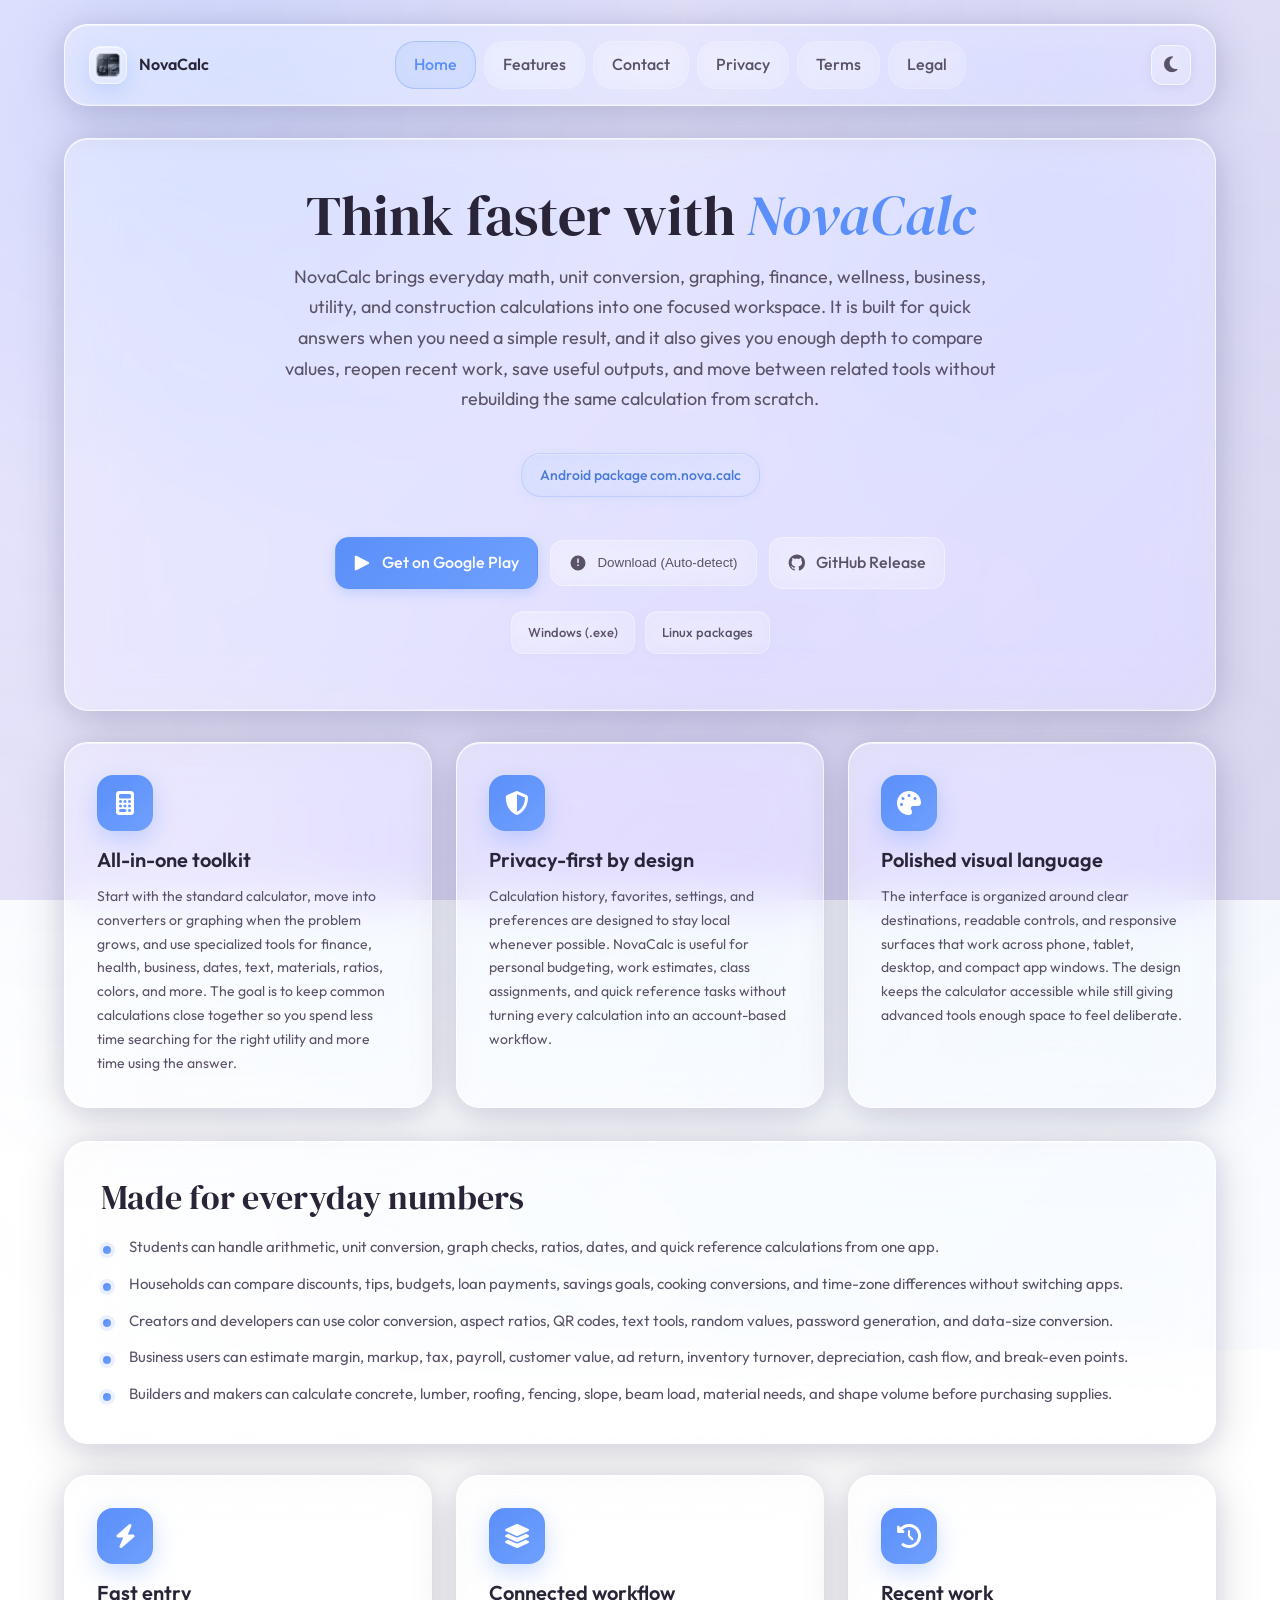
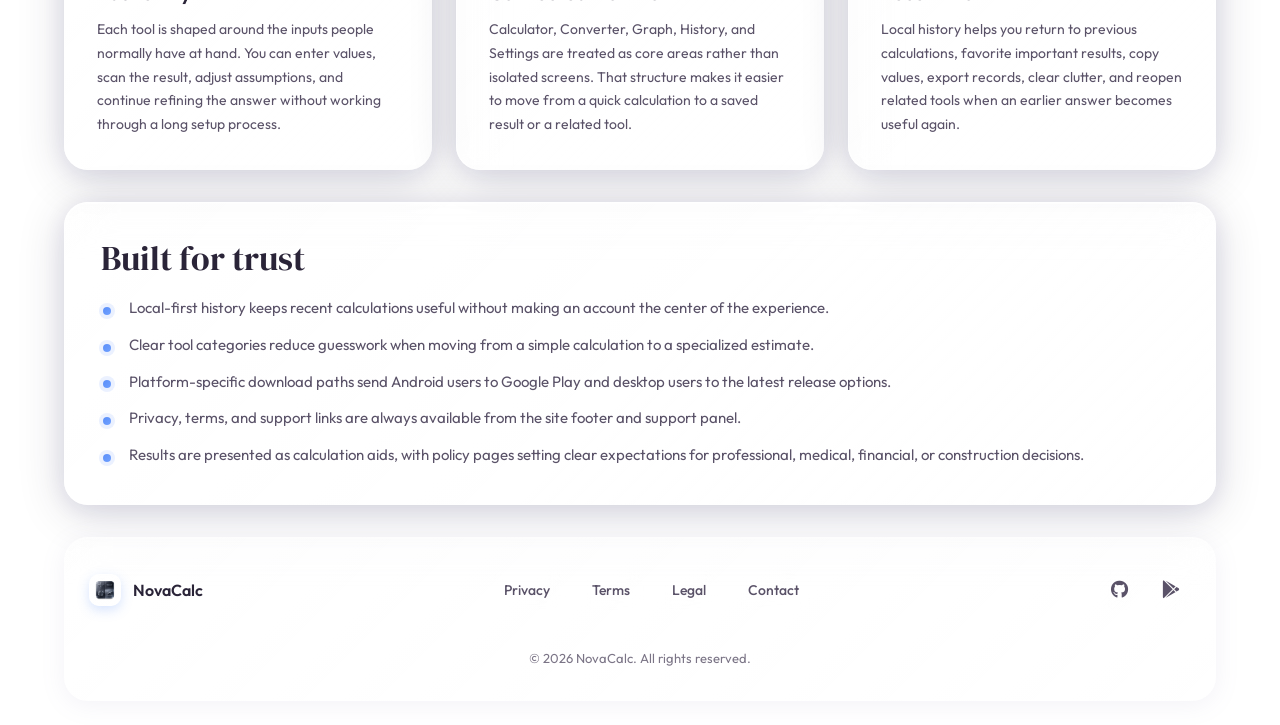
<file: index.html>
<!doctype html>
<html lang="en" data-theme="light">
<head>
  <meta charset="utf-8" />
  <meta name="viewport" content="width=device-width, initial-scale=1" />
  <title>NovaCalc - Calculator, Converters, Graphs, and Everyday Tools</title>
  <meta name="description" content="NovaCalc is a multipurpose calculator app for everyday math, unit conversion, graphing, local history, finance, wellness, business, utility, and construction tools." />
  <meta name="theme-color" content="#5b8ff9" />
  <meta name="robots" content="index, follow" />
  <link rel="canonical" href="https://nova-calc-two.vercel.app/" />
  <meta property="og:type" content="website" />
  <meta property="og:title" content="NovaCalc - Multipurpose Calculator App" />
  <meta property="og:description" content="Calculator, converters, graphing, local history, and practical tools for finance, wellness, business, utilities, and construction." />
  <meta property="og:url" content="https://nova-calc-two.vercel.app/" />
  <meta property="og:image" content="https://nova-calc-two.vercel.app/assets/novacalc-app-icon.png" />
  <meta name="twitter:card" content="summary" />
  <meta name="twitter:title" content="NovaCalc - Multipurpose Calculator App" />
  <meta name="twitter:description" content="Everyday math, conversions, graphing, history, and specialized calculators in one app." />
  <link rel="icon" href="assets/novacalc-app-icon.png" type="image/png" />
  <link rel="apple-touch-icon" href="assets/novacalc-app-icon.png" />

  <link rel="preconnect" href="https://fonts.googleapis.com" />
  <link rel="preconnect" href="https://fonts.gstatic.com" crossorigin />
  <link href="https://fonts.googleapis.com/css2?family=DM+Serif+Display:ital@0;1&family=Outfit:wght@300;400;500;600;700&display=swap" rel="stylesheet" />
  <link rel="stylesheet" href="https://cdnjs.cloudflare.com/ajax/libs/font-awesome/6.5.1/css/all.min.css" />
  <link rel="stylesheet" href="css/main.css" />
  <link rel="stylesheet" href="css/enhancements.css" />
  <script type="application/ld+json">
    {
      "@context": "https://schema.org",
      "@type": "SoftwareApplication",
      "name": "NovaCalc",
      "applicationCategory": "UtilitiesApplication",
      "operatingSystem": "Android, Windows, Linux",
      "description": "A multipurpose calculator app with calculator, converters, graphing, local history, finance, wellness, business, utility, and construction tools.",
      "url": "https://nova-calc-two.vercel.app/",
      "downloadUrl": "https://play.google.com/store/apps/details?id=com.nova.calc",
      "codeRepository": "https://github.com/Akash-billawa/NovaCalc",
      "offers": {
        "@type": "Offer",
        "price": "0",
        "priceCurrency": "USD"
      },
      "publisher": {
        "@type": "Organization",
        "name": "NovaCalc",
        "url": "https://nova-calc-two.vercel.app/"
      }
    }
  </script>

</head>

<body>
<a class="skip-link" href="#main">Skip to content</a>
<div class="scroll-progress"></div>
<div class="ambient-glow"></div>
<div class="shell">
    <header class="topbar glass" role="banner">
      <a class="brand" href="index.html" aria-label="NovaCalc home">
        <span class="brand-badge" aria-hidden="true"><img src="assets/novacalc-app-icon.png" alt="" /></span>
        NovaCalc
      </a>

<nav class="nav-pills" aria-label="Primary navigation">
      <a class="pill active" href="index.html" data-nav="home">Home</a>
      <a class="pill" href="features.html" data-nav="features">Features</a>
      <a class="pill" href="contact.html" data-nav="contact">Contact</a>
      <a class="pill" href="privacy.html" data-nav="privacy">Privacy</a>
      <a class="pill" href="terms.html" data-nav="terms">Terms</a>
      <a class="pill" href="legal.html" data-nav="legal">Legal</a>
      </nav>
      <button class="theme-toggle" id="themeToggle" aria-label="Toggle dark mode">
        <i class="fas fa-moon"></i>
      </button>
    </header>

    <main id="main">
      <section class="hero glass" aria-labelledby="heroTitle">
        <h1 id="heroTitle">Think faster with <span>NovaCalc</span></h1>

        <p>
          NovaCalc brings everyday math, unit conversion, graphing, finance,
          wellness, business, utility, and construction calculations into one
          focused workspace. It is built for quick answers when you need a simple
          result, and it also gives you enough depth to compare values, reopen
          recent work, save useful outputs, and move between related tools without
          rebuilding the same calculation from scratch.
        </p>

        <div class="meta-chip">Android package com.nova.calc</div>

        <div class="download-panel" role="region" aria-label="Downloads">
          <div class="download-cta" role="group" aria-label="Primary downloads">
            <a
              id="playStoreBtn"
              class="btn btn-solid"
              href="https://play.google.com/store/apps/details?id=com.nova.calc"
              target="_blank"
              rel="noopener"
              aria-label="Get NovaCalc on Google Play"
            >
              <svg class="play-icon" viewBox="0 0 24 24" aria-hidden="true" focusable="false">
                <path fill="white" d="M3.18 2.35A1.5 1.5 0 0 0 1 3.73V20.27a1.5 1.5 0 0 0 2.18 1.38l16.02-8.27a1.5 1.5 0 0 0 0-2.76L3.18 2.35z"/>
              </svg>
              Get on Google Play
            </a>

            <button
              id="autoDownloadBtn"
              class="btn btn-ghost"
              type="button"
              aria-label="Detect platform and download"
            >
              <svg class="icon" viewBox="0 0 24 24" aria-hidden="true" focusable="false">
                <path fill="currentColor" d="M12 2a10 10 0 1 0 .001 20.001A10 10 0 0 0 12 2zm1 14h-2v-2h2v2zm0-4h-2V6h2v6z"/>
              </svg>
              Download (Auto-detect)
            </button>

            <a
              id="releasePageBtn"
              class="btn btn-ghost"
              href="https://github.com/Akash-billawa/NovaCalc/releases/latest"
              target="_blank"
              rel="noopener"
              aria-label="Open GitHub release page"
            >
              <svg class="github-icon" viewBox="0 0 24 24" aria-hidden="true" focusable="false">
                <path d="M12 .5C5.73.5.86 5.37.86 11.62c0 4.78 3.09 8.83 7.37 10.26.54.1.74-.23.74-.51 0-.25-.01-.92-.01-1.8-3 .66-3.64-1.37-3.64-1.37-.5-1.27-1.22-1.61-1.22-1.61-.99-.68.08-.67.08-.67 1.09.08 1.66 1.12 1.66 1.12.97 1.66 2.54 1.18 3.16.9.1-.7.38-1.18.69-1.45-2.4-.27-4.92-1.2-4.92-5.33 0-1.18.42-2.14 1.12-2.9-.11-.27-.49-1.36.11-2.83 0 0 .92-.29 3.02 1.11a10.3 10.3 0 0 1 5.5 0c2.1-1.4 3.02-1.11 3.02-1.11.6 1.47.22 2.56.11 2.83.7.76 1.12 1.72 1.12 2.9 0 4.14-2.53 5.06-4.94 5.32.39.34.73 1.02.73 2.06 0 1.49-.01 2.69-.01 3.05 0 .28.2.62.75.51 4.27-1.44 7.35-5.48 7.35-10.26C23.14 5.37 18.27.5 12 .5z"/>
              </svg>
              GitHub Release
            </a>
          </div>

          <div class="asset-links" aria-label="Direct downloads">
            <a
              id="winDirect"
              href="https://github.com/Akash-billawa/NovaCalc/releases/latest/download/NovaCalc-Setup.exe"
              target="_blank"
              rel="noopener"
            >
              Windows (.exe)
            </a>
            <a
              id="rpmDirect"
              href="https://github.com/Akash-billawa/NovaCalc/releases/latest"
              target="_blank"
              rel="noopener"
            >
              Linux packages
            </a>
          </div>
        </div>
      </section>

<section class="features" aria-label="Feature highlights">
    <article class="feature glass">
      <div class="feature-icon">
        <i class="fas fa-calculator"></i>
      </div>
      <h3>All-in-one toolkit</h3>
      <p>
        Start with the standard calculator, move into converters or graphing when
        the problem grows, and use specialized tools for finance, health, business,
        dates, text, materials, ratios, colors, and more. The goal is to keep common
        calculations close together so you spend less time searching for the right
        utility and more time using the answer.
      </p>
    </article>

    <article class="feature glass">
      <div class="feature-icon">
        <i class="fas fa-shield-alt"></i>
      </div>
      <h3>Privacy-first by design</h3>
      <p>
        Calculation history, favorites, settings, and preferences are designed to
        stay local whenever possible. NovaCalc is useful for personal budgeting,
        work estimates, class assignments, and quick reference tasks without turning
        every calculation into an account-based workflow.
      </p>
    </article>

    <article class="feature glass">
      <div class="feature-icon">
        <i class="fas fa-palette"></i>
      </div>
      <h3>Polished visual language</h3>
      <p>
        The interface is organized around clear destinations, readable controls,
        and responsive surfaces that work across phone, tablet, desktop, and compact
        app windows. The design keeps the calculator accessible while still giving
        advanced tools enough space to feel deliberate.
      </p>
    </article>
  </section>

      <section class="panel glass">
        <h2>Made for everyday numbers</h2>
        <ul class="list">
          <li>Students can handle arithmetic, unit conversion, graph checks, ratios, dates, and quick reference calculations from one app.</li>
          <li>Households can compare discounts, tips, budgets, loan payments, savings goals, cooking conversions, and time-zone differences without switching apps.</li>
          <li>Creators and developers can use color conversion, aspect ratios, QR codes, text tools, random values, password generation, and data-size conversion.</li>
          <li>Business users can estimate margin, markup, tax, payroll, customer value, ad return, inventory turnover, depreciation, cash flow, and break-even points.</li>
          <li>Builders and makers can calculate concrete, lumber, roofing, fencing, slope, beam load, material needs, and shape volume before purchasing supplies.</li>
        </ul>
      </section>

      <section class="grid" aria-label="How NovaCalc works">
        <article class="feature glass">
          <div class="feature-icon">
            <i class="fas fa-bolt"></i>
          </div>
          <h3>Fast entry</h3>
          <p>
            Each tool is shaped around the inputs people normally have at hand. You
            can enter values, scan the result, adjust assumptions, and continue
            refining the answer without working through a long setup process.
          </p>
        </article>

        <article class="feature glass">
          <div class="feature-icon">
            <i class="fas fa-layer-group"></i>
          </div>
          <h3>Connected workflow</h3>
          <p>
            Calculator, Converter, Graph, History, and Settings are treated as core
            areas rather than isolated screens. That structure makes it easier to
            move from a quick calculation to a saved result or a related tool.
          </p>
        </article>

        <article class="feature glass">
          <div class="feature-icon">
            <i class="fas fa-clock-rotate-left"></i>
          </div>
          <h3>Recent work</h3>
          <p>
            Local history helps you return to previous calculations, favorite
            important results, copy values, export records, clear clutter, and
            reopen related tools when an earlier answer becomes useful again.
          </p>
        </article>
      </section>

      <section class="panel glass">
        <h2>Built for trust</h2>
        <ul class="list">
          <li>Local-first history keeps recent calculations useful without making an account the center of the experience.</li>
          <li>Clear tool categories reduce guesswork when moving from a simple calculation to a specialized estimate.</li>
          <li>Platform-specific download paths send Android users to Google Play and desktop users to the latest release options.</li>
          <li>Privacy, terms, and support links are always available from the site footer and support panel.</li>
          <li>Results are presented as calculation aids, with policy pages setting clear expectations for professional, medical, financial, or construction decisions.</li>
        </ul>
      </section>

    </main>

<footer>
    <div class="footer-content">
      <div class="footer-brand">
        <span class="brand-badge small" aria-hidden="true"><img src="assets/novacalc-app-icon.png" alt="" /></span>
        <span>NovaCalc</span>
      </div>
      <div class="footer-links">
        <a href="privacy.html">Privacy</a>
        <a href="terms.html">Terms</a>
        <a href="legal.html">Legal</a>
        <a href="contact.html">Contact</a>
      </div>
      <div class="footer-social">
        <a href="https://github.com/Akash-billawa/NovaCalc" target="_blank" rel="noopener" aria-label="GitHub">
          <i class="fab fa-github"></i>
        </a>
        <a href="https://play.google.com/store/apps/details?id=com.nova.calc" target="_blank" rel="noopener" aria-label="Google Play">
          <i class="fab fa-google-play"></i>
        </a>
      </div>
    </div>
    <div class="footer-copyright">
      © <span id="year"></span> NovaCalc. All rights reserved.
    </div>
  </footer>
  </div>

  <script src="js/theme-init.js"></script>
  <script>
    var LINKS = {
      playStore: "https://play.google.com/store/apps/details?id=com.nova.calc",
      githubRelease: "https://github.com/Akash-billawa/NovaCalc/releases/latest",
      windowsExe: "https://github.com/Akash-billawa/NovaCalc/releases/latest/download/NovaCalc-Setup.exe",
      linuxPackages: "https://github.com/Akash-billawa/NovaCalc/releases/latest"
    };

    function autoDetectAndRedirect() {
      var ua = navigator.userAgent || navigator.vendor || window.opera;
      var platform = (navigator.userAgentData && navigator.userAgentData.platform) || navigator.platform || "";

      if (/android/i.test(ua) || /Android/i.test(platform)) {
        window.open(LINKS.playStore, "_blank", "noopener");
        return;
      }

      if (/iPad|iPhone|iPod/.test(ua) && !window.MSStream) {
        window.open(LINKS.githubRelease, "_blank", "noopener");
        return;
      }

      if (/Win(dows )?/i.test(platform) || /Windows NT/i.test(ua)) {
        window.open(LINKS.windowsExe, "_blank", "noopener");
        return;
      }

      if (/Linux/i.test(platform) || /X11/i.test(platform)) {
        window.open(LINKS.linuxPackages, "_blank", "noopener");
        return;
      }

      window.open(LINKS.githubRelease, "_blank", "noopener");
    }

    document.getElementById("autoDownloadBtn").addEventListener("click", function () {
      this.setAttribute("aria-busy", "true");
      setTimeout(function () {
        autoDetectAndRedirect();
        this.removeAttribute("aria-busy");
      }.bind(this), 120);
    });
  </script>
  <script src="js/app.js" defer></script>
</body>
</html>
</file>
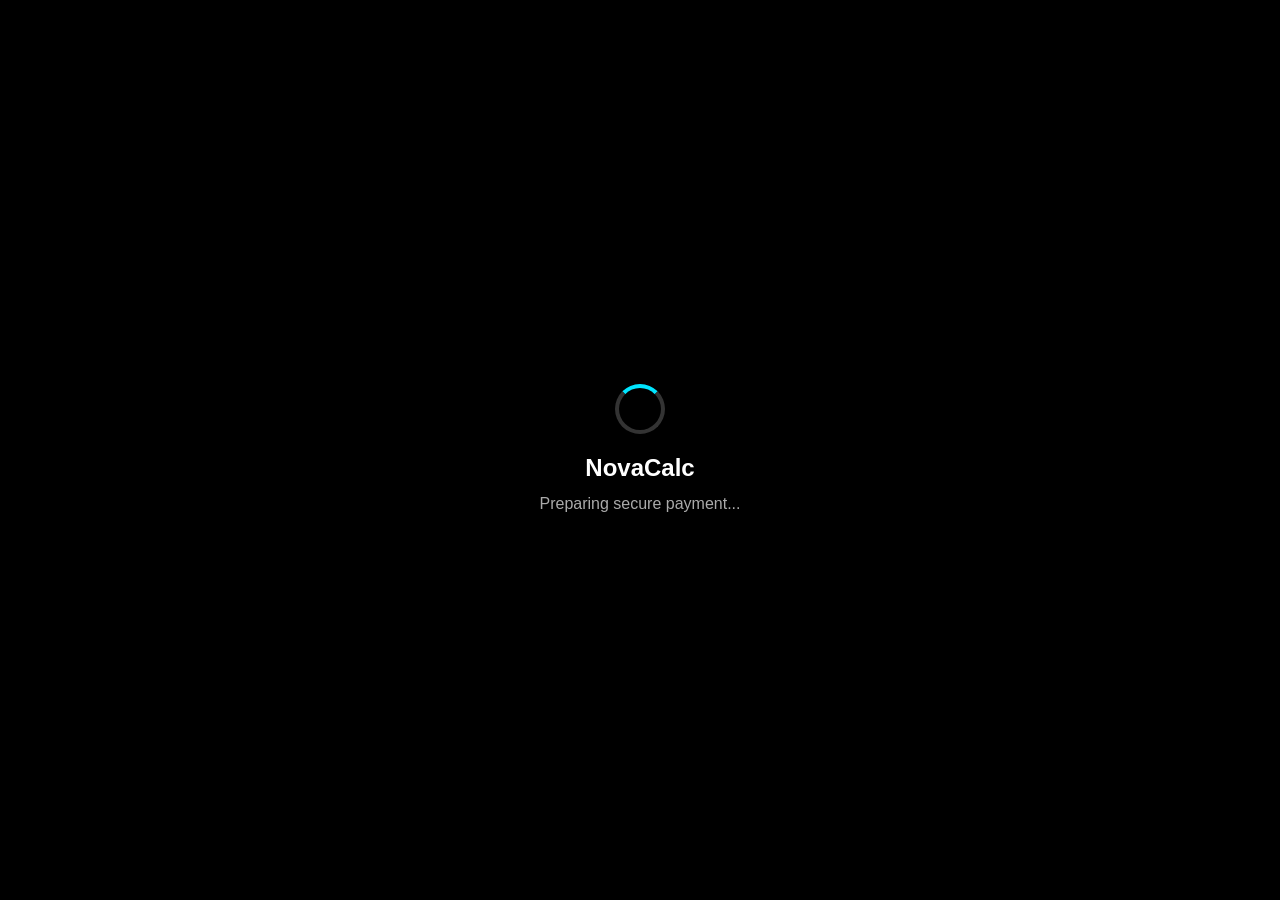
<file: checkout.html>
<!DOCTYPE html>
<html lang="en">
<head>
<meta charset="UTF-8">
<meta name="viewport" content="width=device-width, initial-scale=1.0">

<title>NovaCalc - Secure Checkout</title>

<script src="https://checkout.razorpay.com/v1/checkout.js"></script>

<style>
*{
    margin:0;
    padding:0;
    box-sizing:border-box;
}

body{
    background:#000;
    color:#fff;
    font-family:Arial,Helvetica,sans-serif;
    display:flex;
    justify-content:center;
    align-items:center;
    height:100vh;
    text-align:center;
}

.container{
    width:320px;
}

.loader{
    width:50px;
    height:50px;
    margin:0 auto 20px;
    border:4px solid #333;
    border-top:4px solid #00E5FF;
    border-radius:50%;
    animation:spin 1s linear infinite;
}

@keyframes spin{
    to{
        transform:rotate(360deg);
    }
}

h2{
    margin-bottom:10px;
}

p{
    color:#aaa;
    line-height:1.5;
}
</style>

</head>

<body>

<div class="container">
    <div class="loader"></div>

    <h2>NovaCalc</h2>

    <p>Preparing secure payment...</p>
</div>

<script>

const params = new URLSearchParams(window.location.search);

const orderId = params.get("order_id");
const deviceId = params.get("device_id");
const amount = Number(params.get("amount"));

if (!orderId || !deviceId || !Number.isFinite(amount) || amount <= 0) {
    alert("Invalid payment request.");
    throw new Error("Invalid URL parameters.");
}

let paymentOpened = false;

const options = {

    key: "rzp_live_SZJDJRthgaQxuR",

    amount: amount,

    currency: "INR",

    order_id: orderId,

    name: "NovaCalc",

    description: "Unlock Premium",

    theme:{
        color:"#00E5FF"
    },

    handler: async function(response){

        try{

            const res = await fetch(
                "https://verifydesktoppayment-2wa5zywtyq-uc.a.run.app",
                {
                    method:"POST",
                    headers:{
                        "Content-Type":"application/json"
                    },
                    body:JSON.stringify({

                        razorpay_order_id:response.razorpay_order_id,

                        razorpay_payment_id:response.razorpay_payment_id,

                        razorpay_signature:response.razorpay_signature,

                        device_id:deviceId

                    })
                }
            );

            const data = await res.json();

            if(data.verified){

                document.body.innerHTML = `
                <div style="display:flex;justify-content:center;align-items:center;height:100vh;background:#000;color:#fff;font-family:Arial;">
                    <div style="text-align:center">
                        <h2>✅ Payment Successful</h2>
                        <br>
                        <p>You can now return to NovaCalc.</p>
                    </div>
                </div>`;

            }else{

                alert("Payment verification failed.");

            }

        }catch(err){

            console.error(err);

            alert(
                "Unable to verify payment.\n\nIf money was deducted, please contact support with your Payment ID."
            );

        }

    },

    modal:{

        ondismiss:function(){

            alert("Payment cancelled.");

        },

        confirm_close:true,

        escape:true

    }

};

window.onload = function(){

    if(paymentOpened) return;

    paymentOpened = true;

    const rzp = new Razorpay(options);

    rzp.on("payment.failed",function(response){

        console.error(response.error);

        alert(
            "Payment Failed\n\n" +
            response.error.description
        );

    });

    rzp.open();

};

</script>

</body>
</html>
</file>
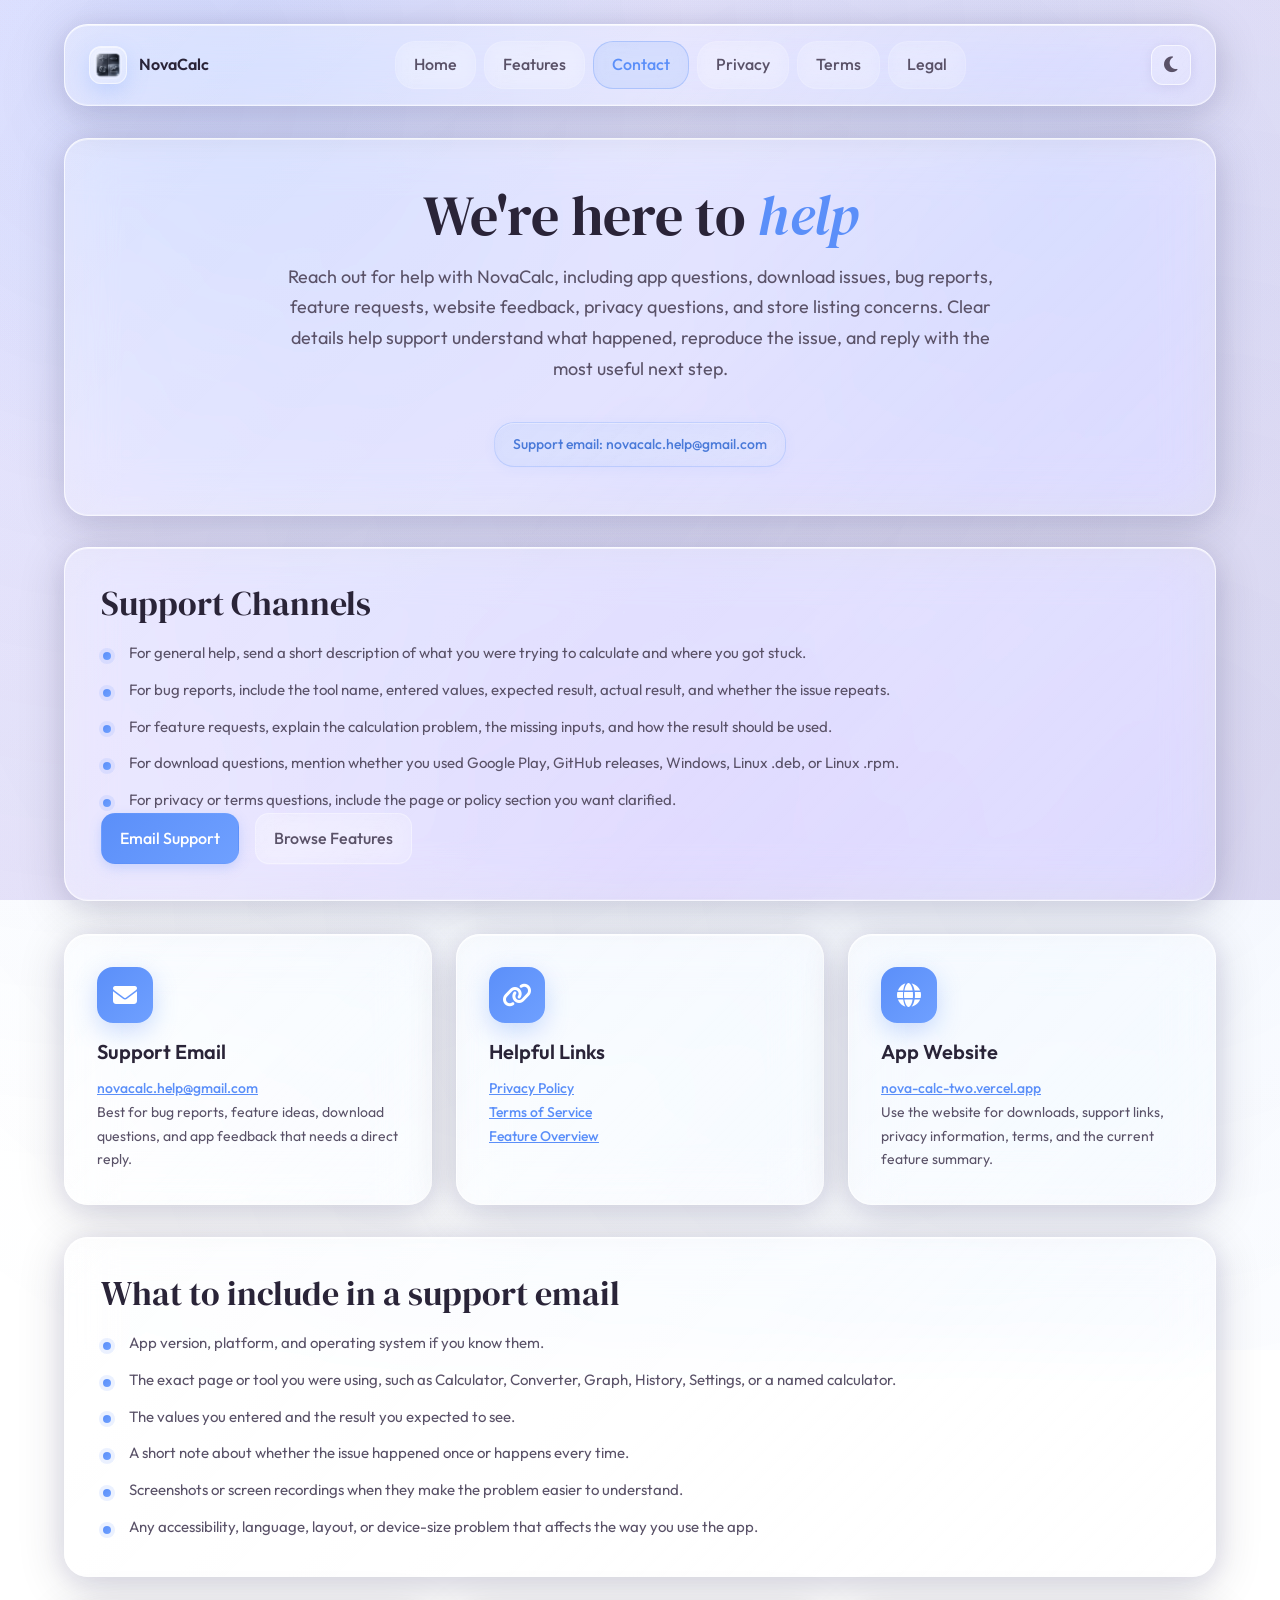
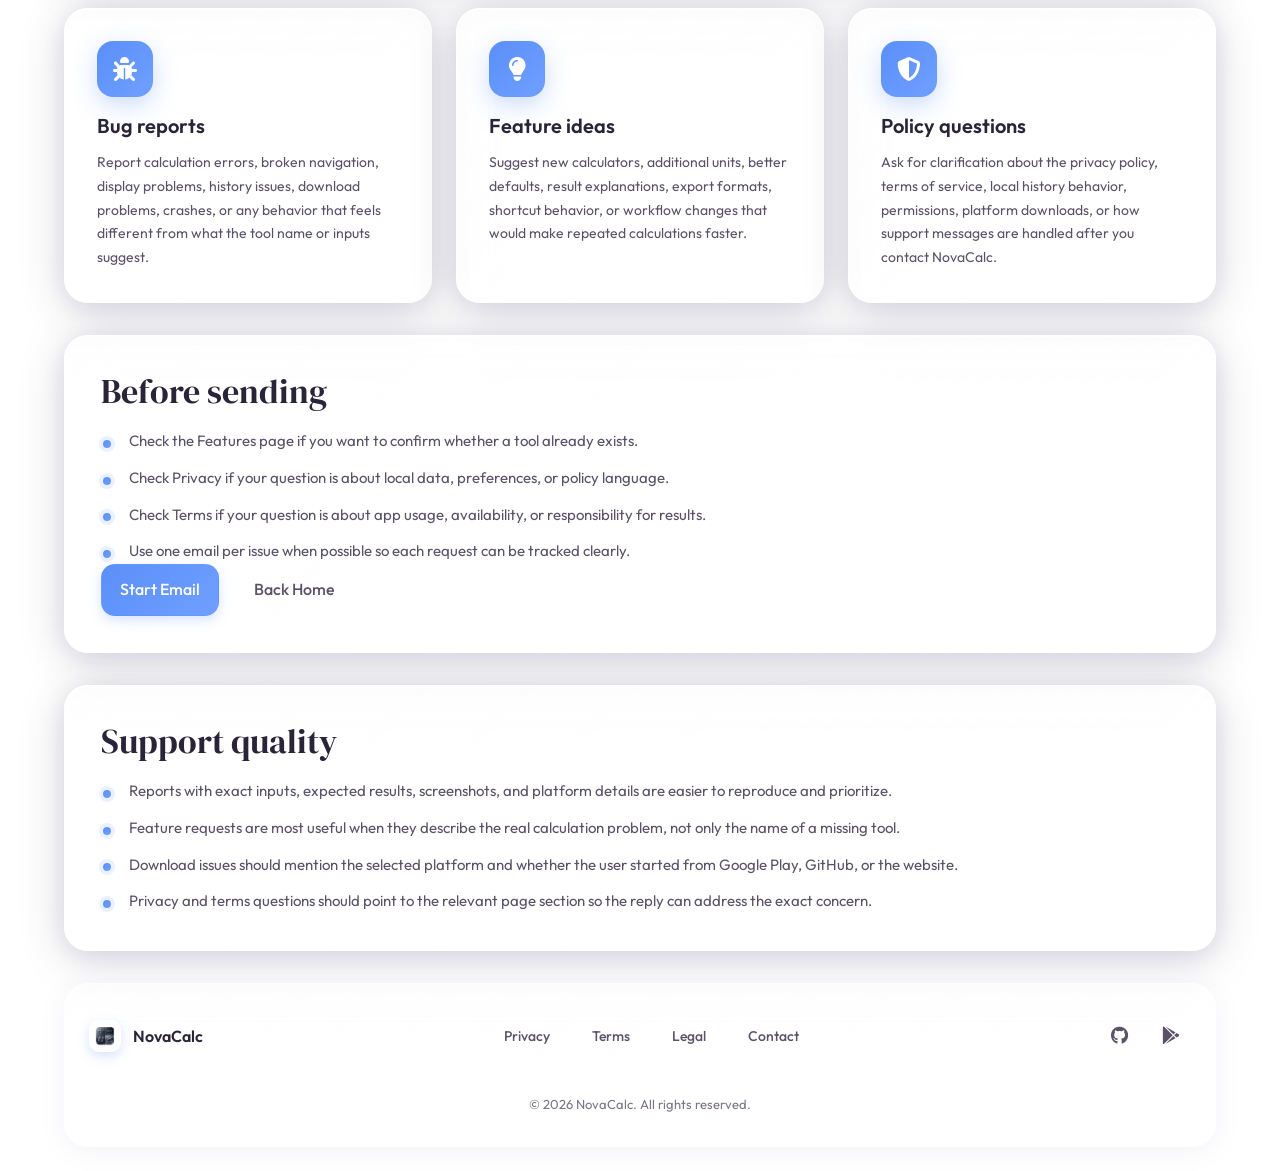
<file: contact.html>
<!doctype html>
<html lang="en" data-theme="light">

<head>
    <meta charset="UTF-8" />
    <meta name="viewport" content="width=device-width, initial-scale=1.0" />
    <title>Contact NovaCalc - Support, Feedback, and Bug Reports</title>
    <meta name="description" content="Contact NovaCalc support for app help, bug reports, feature requests, download questions, privacy questions, and website feedback." />
    <meta name="theme-color" content="#5b8ff9" />
    <meta name="robots" content="index, follow" />
    <link rel="canonical" href="https://nova-calc-two.vercel.app/contact.html" />
    <meta property="og:type" content="website" />
    <meta property="og:title" content="Contact NovaCalc Support" />
    <meta property="og:description" content="Get help with NovaCalc, report bugs, request features, or ask about downloads, privacy, and terms." />
    <meta property="og:url" content="https://nova-calc-two.vercel.app/contact.html" />
    <meta property="og:image" content="https://nova-calc-two.vercel.app/assets/novacalc-app-icon.png" />
    <meta name="twitter:card" content="summary" />
    <meta name="twitter:title" content="Contact NovaCalc Support" />
    <meta name="twitter:description" content="Support, feedback, bug reports, feature requests, download help, and policy questions." />
    <link rel="icon" href="assets/novacalc-app-icon.png" type="image/png" />
    <link rel="apple-touch-icon" href="assets/novacalc-app-icon.png" />
    <link rel="preconnect" href="https://fonts.googleapis.com">
    <link rel="preconnect" href="https://fonts.gstatic.com" crossorigin>
    <link
    href="https://fonts.googleapis.com/css2?family=DM+Serif+Display:ital@0;1&family=Outfit:wght@300;400;500;600;700&display=swap"
    rel="stylesheet">
  <link rel="stylesheet" href="https://cdnjs.cloudflare.com/ajax/libs/font-awesome/6.5.1/css/all.min.css" />
  <link rel="stylesheet" href="css/main.css" />
  <link rel="stylesheet" href="css/enhancements.css" />
  <script type="application/ld+json">
    {
      "@context": "https://schema.org",
      "@type": "ContactPage",
      "name": "Contact NovaCalc Support",
      "url": "https://nova-calc-two.vercel.app/contact.html",
      "description": "Support contact details for NovaCalc app help, feedback, bug reports, feature requests, downloads, privacy, and terms questions.",
      "email": "novacalc.help@gmail.com",
      "isPartOf": {
        "@type": "WebSite",
        "name": "NovaCalc",
        "url": "https://nova-calc-two.vercel.app/"
      }
    }
  </script>
</head>

<body>
  <a class="skip-link" href="#main">Skip to content</a>
  <div class="scroll-progress"></div>
  <div class="ambient-glow"></div>
  <div class="shell">
    <header class="topbar glass">
      <a class="brand" href="index.html" aria-label="NovaCalc home">
        <span class="brand-badge" aria-hidden="true"><img src="assets/novacalc-app-icon.png" alt="" /></span>
        NovaCalc
      </a>
    <nav class="nav-pills" aria-label="Primary navigation">
      <a class="pill" href="index.html">Home</a>
      <a class="pill" href="features.html">Features</a>
      <a class="pill active" href="contact.html">Contact</a>
      <a class="pill" href="privacy.html">Privacy</a>
      <a class="pill" href="terms.html">Terms</a>
      <a class="pill" href="legal.html">Legal</a>
    </nav>
    <button class="theme-toggle" id="themeToggle" aria-label="Toggle dark mode">
      <i class="fas fa-moon"></i>
    </button>
  </header>

    <main id="main">
      <section class="hero glass">
        <h1>We're here to <span>help</span></h1>
        <p>
          Reach out for help with NovaCalc, including app questions, download
          issues, bug reports, feature requests, website feedback, privacy questions,
          and store listing concerns. Clear details help support understand what
          happened, reproduce the issue, and reply with the most useful next step.
        </p>
        <div class="meta-chip">Support email: novacalc.help@gmail.com</div>
      </section>

      <section class="panel glass">
        <h2>Support Channels</h2>
        <ul class="list">
          <li>For general help, send a short description of what you were trying to calculate and where you got stuck.</li>
          <li>For bug reports, include the tool name, entered values, expected result, actual result, and whether the issue repeats.</li>
          <li>For feature requests, explain the calculation problem, the missing inputs, and how the result should be used.</li>
          <li>For download questions, mention whether you used Google Play, GitHub releases, Windows, Linux .deb, or Linux .rpm.</li>
          <li>For privacy or terms questions, include the page or policy section you want clarified.</li>
        </ul>
        <div class="button-row">
          <a class="btn btn-solid" href="mailto:novacalc.help@gmail.com">Email Support</a>
          <a class="btn btn-ghost" href="features.html">Browse Features</a>
        </div>
      </section>

      <section class="grid" aria-label="Contact information">
        <article class="feature glass">
          <div class="feature-icon">
            <i class="fas fa-envelope"></i>
          </div>
          <h3>Support Email</h3>
          <p>
            <a href="mailto:novacalc.help@gmail.com">novacalc.help@gmail.com</a><br />
            Best for bug reports, feature ideas, download questions, and app
            feedback that needs a direct reply.
          </p>
        </article>
        <article class="feature glass">
          <div class="feature-icon">
            <i class="fas fa-link"></i>
          </div>
          <h3>Helpful Links</h3>
          <p>
            <a href="privacy.html">Privacy Policy</a><br />
            <a href="terms.html">Terms of Service</a><br />
            <a href="features.html">Feature Overview</a>
          </p>
        </article>
        <article class="feature glass">
          <div class="feature-icon">
            <i class="fas fa-globe"></i>
          </div>
          <h3>App Website</h3>
          <p>
            <a href="https://nova-calc-two.vercel.app/" target="_blank"
              rel="noopener noreferrer">
              nova-calc-two.vercel.app
            </a><br />
            Use the website for downloads, support links, privacy information,
            terms, and the current feature summary.
          </p>
        </article>
      </section>

      <section class="panel glass">
        <h2>What to include in a support email</h2>
        <ul class="list">
          <li>App version, platform, and operating system if you know them.</li>
          <li>The exact page or tool you were using, such as Calculator, Converter, Graph, History, Settings, or a named calculator.</li>
          <li>The values you entered and the result you expected to see.</li>
          <li>A short note about whether the issue happened once or happens every time.</li>
          <li>Screenshots or screen recordings when they make the problem easier to understand.</li>
          <li>Any accessibility, language, layout, or device-size problem that affects the way you use the app.</li>
        </ul>
      </section>

      <section class="grid" aria-label="Support request types">
        <article class="feature glass">
          <div class="feature-icon">
            <i class="fas fa-bug"></i>
          </div>
          <h3>Bug reports</h3>
          <p>
            Report calculation errors, broken navigation, display problems,
            history issues, download problems, crashes, or any behavior that feels
            different from what the tool name or inputs suggest.
          </p>
        </article>

        <article class="feature glass">
          <div class="feature-icon">
            <i class="fas fa-lightbulb"></i>
          </div>
          <h3>Feature ideas</h3>
          <p>
            Suggest new calculators, additional units, better defaults, result
            explanations, export formats, shortcut behavior, or workflow changes
            that would make repeated calculations faster.
          </p>
        </article>

        <article class="feature glass">
          <div class="feature-icon">
            <i class="fas fa-shield-halved"></i>
          </div>
          <h3>Policy questions</h3>
          <p>
            Ask for clarification about the privacy policy, terms of service,
            local history behavior, permissions, platform downloads, or how support
            messages are handled after you contact NovaCalc.
          </p>
        </article>
      </section>

      <section class="panel glass">
        <h2>Before sending</h2>
        <ul class="list">
          <li>Check the Features page if you want to confirm whether a tool already exists.</li>
          <li>Check Privacy if your question is about local data, preferences, or policy language.</li>
          <li>Check Terms if your question is about app usage, availability, or responsibility for results.</li>
          <li>Use one email per issue when possible so each request can be tracked clearly.</li>
        </ul>
        <div class="button-row">
          <a class="btn btn-solid" href="mailto:novacalc.help@gmail.com">Start Email</a>
          <a class="btn btn-ghost" href="index.html">Back Home</a>
        </div>
      </section>

      <section class="panel glass">
        <h2>Support quality</h2>
        <ul class="list">
          <li>Reports with exact inputs, expected results, screenshots, and platform details are easier to reproduce and prioritize.</li>
          <li>Feature requests are most useful when they describe the real calculation problem, not only the name of a missing tool.</li>
          <li>Download issues should mention the selected platform and whether the user started from Google Play, GitHub, or the website.</li>
          <li>Privacy and terms questions should point to the relevant page section so the reply can address the exact concern.</li>
        </ul>
      </section>
    </main>

    <footer class="footer">
      <div class="footer-content">
        <div class="footer-brand">
          <span class="brand-badge small" aria-hidden="true"><img src="assets/novacalc-app-icon.png" alt="" /></span>
          <span>NovaCalc</span>
        </div>
        <div class="footer-links">
          <a href="privacy.html">Privacy</a>
          <a href="terms.html">Terms</a>
          <a href="legal.html">Legal</a>
          <a href="contact.html">Contact</a>
        </div>
        <div class="footer-social">
          <a href="https://github.com/Akash-billawa/NovaCalc" target="_blank" rel="noopener" aria-label="GitHub">
            <i class="fab fa-github"></i>
          </a>
          <a href="https://play.google.com/store/apps/details?id=com.nova.calc" target="_blank" rel="noopener" aria-label="Google Play">
            <i class="fab fa-google-play"></i>
          </a>
        </div>
      </div>
      <div class="footer-copyright">
        © <span id="year"></span> NovaCalc. All rights reserved.
      </div>
    </footer>
  </div>

  <script src="js/theme-init.js"></script>
  <script src="js/app.js" defer></script>
</body>

</html>
</file>
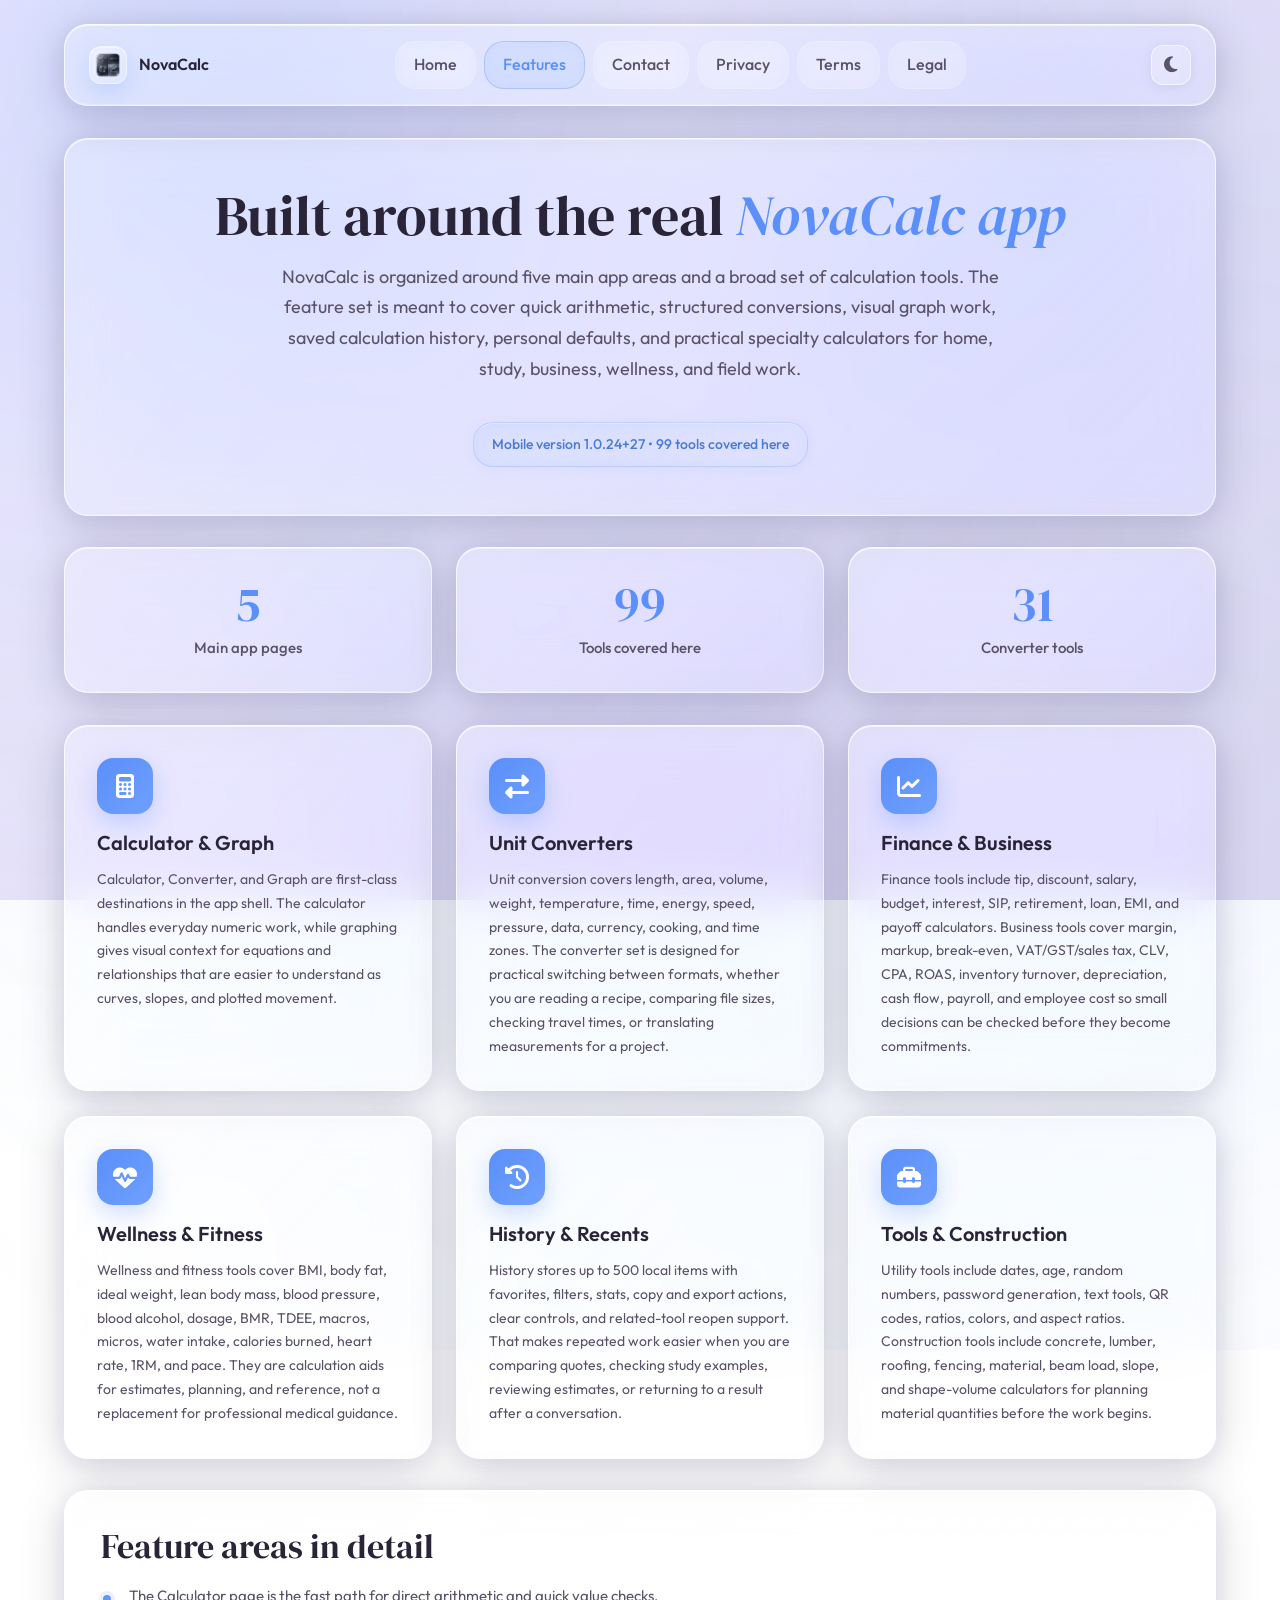
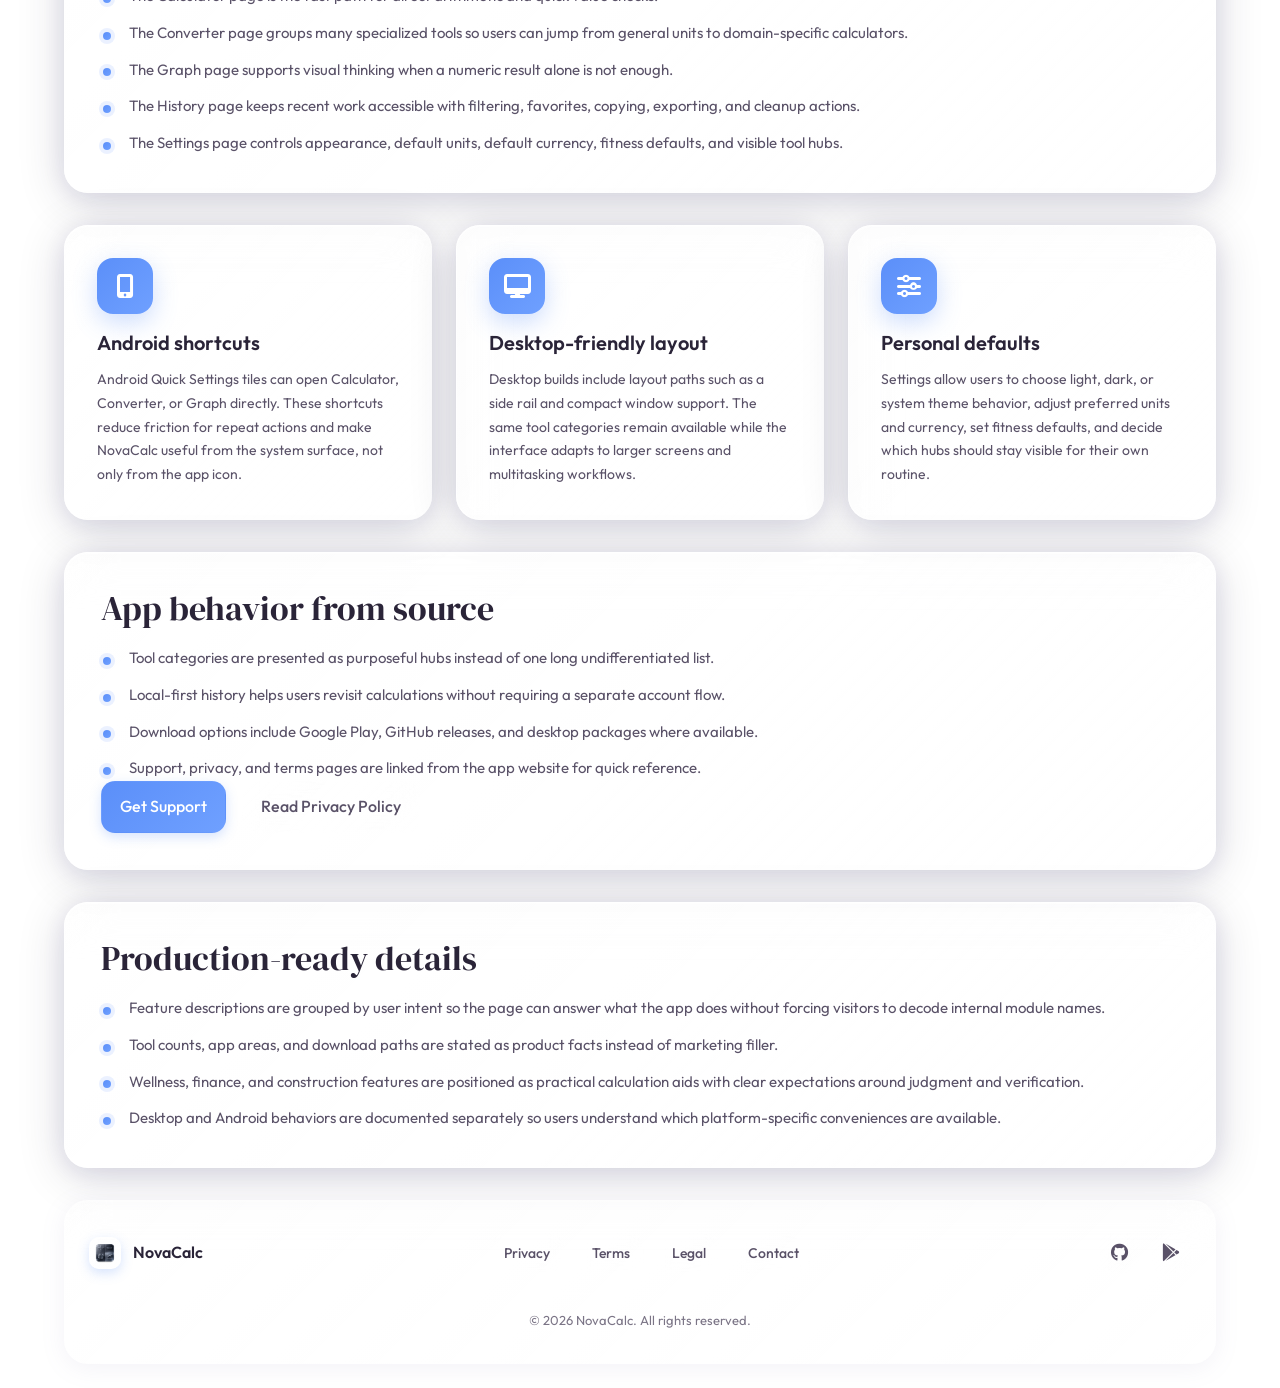
<file: features.html>
<!doctype html>
<html lang="en" data-theme="light">

<head>
  <meta charset="UTF-8" />
  <meta name="viewport" content="width=device-width, initial-scale=1.0" />
  <title>NovaCalc Features - 99 Calculator, Converter, and Utility Tools</title>
  <meta name="description" content="Explore NovaCalc features: calculator, converter, graphing, local history, settings, finance, wellness, business, construction, and utility tools." />
  <meta name="theme-color" content="#5b8ff9" />
  <meta name="robots" content="index, follow" />
  <link rel="canonical" href="https://nova-calc-two.vercel.app/features.html" />
  <meta property="og:type" content="website" />
  <meta property="og:title" content="NovaCalc Features" />
  <meta property="og:description" content="A detailed look at NovaCalc calculator, converter, graph, history, settings, and specialty tool categories." />
  <meta property="og:url" content="https://nova-calc-two.vercel.app/features.html" />
  <meta property="og:image" content="https://nova-calc-two.vercel.app/assets/novacalc-app-icon.png" />
  <meta name="twitter:card" content="summary" />
  <meta name="twitter:title" content="NovaCalc Features" />
  <meta name="twitter:description" content="Calculator, converters, graphing, history, settings, and 99 practical tools." />
  <link rel="icon" href="assets/novacalc-app-icon.png" type="image/png" />
  <link rel="apple-touch-icon" href="assets/novacalc-app-icon.png" />
  <link rel="preconnect" href="https://fonts.googleapis.com">
  <link rel="preconnect" href="https://fonts.gstatic.com" crossorigin>
  <link
    href="https://fonts.googleapis.com/css2?family=DM+Serif+Display:ital@0;1&family=Outfit:wght@300;400;500;600;700&display=swap"
    rel="stylesheet">
  <link rel="stylesheet" href="https://cdnjs.cloudflare.com/ajax/libs/font-awesome/6.5.1/css/all.min.css" />
  <link rel="stylesheet" href="css/main.css" />
  <link rel="stylesheet" href="css/enhancements.css" />
  <script type="application/ld+json">
    {
      "@context": "https://schema.org",
      "@type": "WebPage",
      "name": "NovaCalc Features",
      "url": "https://nova-calc-two.vercel.app/features.html",
      "description": "A detailed overview of NovaCalc calculator, converter, graphing, local history, settings, and specialty calculator features.",
      "isPartOf": {
        "@type": "WebSite",
        "name": "NovaCalc",
        "url": "https://nova-calc-two.vercel.app/"
      }
    }
  </script>

</head>

<body>
  <a class="skip-link" href="#main">Skip to content</a>
  <div class="scroll-progress"></div>
  <div class="ambient-glow"></div>
  <div class="shell">
    <header class="topbar glass">
      <a class="brand" href="index.html" aria-label="NovaCalc home">
        <span class="brand-badge" aria-hidden="true"><img src="assets/novacalc-app-icon.png" alt="" /></span>
        NovaCalc
      </a>
    <nav class="nav-pills" aria-label="Primary navigation">
      <a class="pill" href="index.html">Home</a>
      <a class="pill active" href="features.html">Features</a>
      <a class="pill" href="contact.html">Contact</a>
      <a class="pill" href="privacy.html">Privacy</a>
      <a class="pill" href="terms.html">Terms</a>
      <a class="pill" href="legal.html">Legal</a>
    </nav>
    <button class="theme-toggle" id="themeToggle" aria-label="Toggle dark mode">
      <i class="fas fa-moon"></i>
    </button>
  </header>

    <main id="main">
      <section class="hero glass">
        <h1>Built around the real <span>NovaCalc app</span></h1>
        <p>
          NovaCalc is organized around five main app areas and a broad set of
          calculation tools. The feature set is meant to cover quick arithmetic,
          structured conversions, visual graph work, saved calculation history,
          personal defaults, and practical specialty calculators for home, study,
          business, wellness, and field work.
        </p>
        <div class="meta-chip">Mobile version 1.0.24+27 • 99 tools covered here</div>
      </section>

      <section class="kpi-grid" aria-label="Feature metrics">
        <article class="kpi glass">
          <h3>5</h3>
          <p>Main app pages</p>
        </article>
        <article class="kpi glass">
          <h3>99</h3>
          <p>Tools covered here</p>
        </article>
        <article class="kpi glass">
          <h3>31</h3>
          <p>Converter tools</p>
        </article>
      </section>

      <section class="grid" aria-label="Feature categories">
        <article class="feature glass">
          <div class="feature-icon">
            <i class="fas fa-calculator"></i>
          </div>
          <h3>Calculator & Graph</h3>
          <p>
            Calculator, Converter, and Graph are first-class destinations in the
            app shell. The calculator handles everyday numeric work, while graphing
            gives visual context for equations and relationships that are easier
            to understand as curves, slopes, and plotted movement.
          </p>
        </article>
        <article class="feature glass">
          <div class="feature-icon">
            <i class="fas fa-exchange-alt"></i>
          </div>
          <h3>Unit Converters</h3>
          <p>
            Unit conversion covers length, area, volume, weight, temperature,
            time, energy, speed, pressure, data, currency, cooking, and time zones.
            The converter set is designed for practical switching between formats,
            whether you are reading a recipe, comparing file sizes, checking travel
            times, or translating measurements for a project.
          </p>
        </article>
        <article class="feature glass">
          <div class="feature-icon">
            <i class="fas fa-chart-line"></i>
          </div>
          <h3>Finance & Business</h3>
          <p>
            Finance tools include tip, discount, salary, budget, interest, SIP,
            retirement, loan, EMI, and payoff calculators. Business tools cover
            margin, markup, break-even, VAT/GST/sales tax, CLV, CPA, ROAS,
            inventory turnover, depreciation, cash flow, payroll, and employee
            cost so small decisions can be checked before they become commitments.
          </p>
        </article>
        <article class="feature glass">
          <div class="feature-icon">
            <i class="fas fa-heartbeat"></i>
          </div>
          <h3>Wellness & Fitness</h3>
          <p>
            Wellness and fitness tools cover BMI, body fat, ideal weight, lean
            body mass, blood pressure, blood alcohol, dosage, BMR, TDEE, macros,
            micros, water intake, calories burned, heart rate, 1RM, and pace.
            They are calculation aids for estimates, planning, and reference, not
            a replacement for professional medical guidance.
          </p>
        </article>
        <article class="feature glass">
          <div class="feature-icon">
            <i class="fas fa-history"></i>
          </div>
          <h3>History & Recents</h3>
          <p>
            History stores up to 500 local items with favorites, filters, stats,
            copy and export actions, clear controls, and related-tool reopen
            support. That makes repeated work easier when you are comparing quotes,
            checking study examples, reviewing estimates, or returning to a result
            after a conversation.
          </p>
        </article>
        <article class="feature glass">
          <div class="feature-icon">
            <i class="fas fa-toolbox"></i>
          </div>
          <h3>Tools & Construction</h3>
          <p>
            Utility tools include dates, age, random numbers, password generation,
            text tools, QR codes, ratios, colors, and aspect ratios. Construction
            tools include concrete, lumber, roofing, fencing, material, beam load,
            slope, and shape-volume calculators for planning material quantities
            before the work begins.
          </p>
        </article>
      </section>

      <section class="panel glass">
        <h2>Feature areas in detail</h2>
        <ul class="list">
          <li>The Calculator page is the fast path for direct arithmetic and quick value checks.</li>
          <li>The Converter page groups many specialized tools so users can jump from general units to domain-specific calculators.</li>
          <li>The Graph page supports visual thinking when a numeric result alone is not enough.</li>
          <li>The History page keeps recent work accessible with filtering, favorites, copying, exporting, and cleanup actions.</li>
          <li>The Settings page controls appearance, default units, default currency, fitness defaults, and visible tool hubs.</li>
        </ul>
      </section>

      <section class="grid" aria-label="Additional feature details">
        <article class="feature glass">
          <div class="feature-icon">
            <i class="fas fa-mobile-screen-button"></i>
          </div>
          <h3>Android shortcuts</h3>
          <p>
            Android Quick Settings tiles can open Calculator, Converter, or Graph
            directly. These shortcuts reduce friction for repeat actions and make
            NovaCalc useful from the system surface, not only from the app icon.
          </p>
        </article>

        <article class="feature glass">
          <div class="feature-icon">
            <i class="fas fa-desktop"></i>
          </div>
          <h3>Desktop-friendly layout</h3>
          <p>
            Desktop builds include layout paths such as a side rail and compact
            window support. The same tool categories remain available while the
            interface adapts to larger screens and multitasking workflows.
          </p>
        </article>

        <article class="feature glass">
          <div class="feature-icon">
            <i class="fas fa-sliders"></i>
          </div>
          <h3>Personal defaults</h3>
          <p>
            Settings allow users to choose light, dark, or system theme behavior,
            adjust preferred units and currency, set fitness defaults, and decide
            which hubs should stay visible for their own routine.
          </p>
        </article>
      </section>

      <section class="panel glass">
        <h2>App behavior from source</h2>
        <ul class="list">
          <li>Tool categories are presented as purposeful hubs instead of one long undifferentiated list.</li>
          <li>Local-first history helps users revisit calculations without requiring a separate account flow.</li>
          <li>Download options include Google Play, GitHub releases, and desktop packages where available.</li>
          <li>Support, privacy, and terms pages are linked from the app website for quick reference.</li>
        </ul>
        <div class="button-row">
          <a class="btn btn-solid" href="contact.html">Get Support</a>
          <a class="btn btn-ghost" href="privacy.html">Read Privacy Policy</a>
        </div>
      </section>

      <section class="panel glass">
        <h2>Production-ready details</h2>
        <ul class="list">
          <li>Feature descriptions are grouped by user intent so the page can answer what the app does without forcing visitors to decode internal module names.</li>
          <li>Tool counts, app areas, and download paths are stated as product facts instead of marketing filler.</li>
          <li>Wellness, finance, and construction features are positioned as practical calculation aids with clear expectations around judgment and verification.</li>
          <li>Desktop and Android behaviors are documented separately so users understand which platform-specific conveniences are available.</li>
        </ul>
      </section>
    </main>

    <footer>
      <div class="footer-content">
        <div class="footer-brand">
          <span class="brand-badge small" aria-hidden="true"><img src="assets/novacalc-app-icon.png" alt="" /></span>
          <span>NovaCalc</span>
        </div>
        <div class="footer-links">
          <a href="privacy.html">Privacy</a>
          <a href="terms.html">Terms</a>
          <a href="legal.html">Legal</a>
          <a href="contact.html">Contact</a>
        </div>
        <div class="footer-social">
          <a href="https://github.com/Akash-billawa/NovaCalc" target="_blank" rel="noopener" aria-label="GitHub">
            <i class="fab fa-github"></i>
          </a>
          <a href="https://play.google.com/store/apps/details?id=com.nova.calc" target="_blank" rel="noopener" aria-label="Google Play">
            <i class="fab fa-google-play"></i>
          </a>
        </div>
      </div>
      <div class="footer-copyright">
        © <span id="year"></span> NovaCalc. All rights reserved.
      </div>
    </footer>
  </div>

  <script src="js/theme-init.js"></script>
  <script src="js/app.js" defer></script>
</body>

</html>
</file>
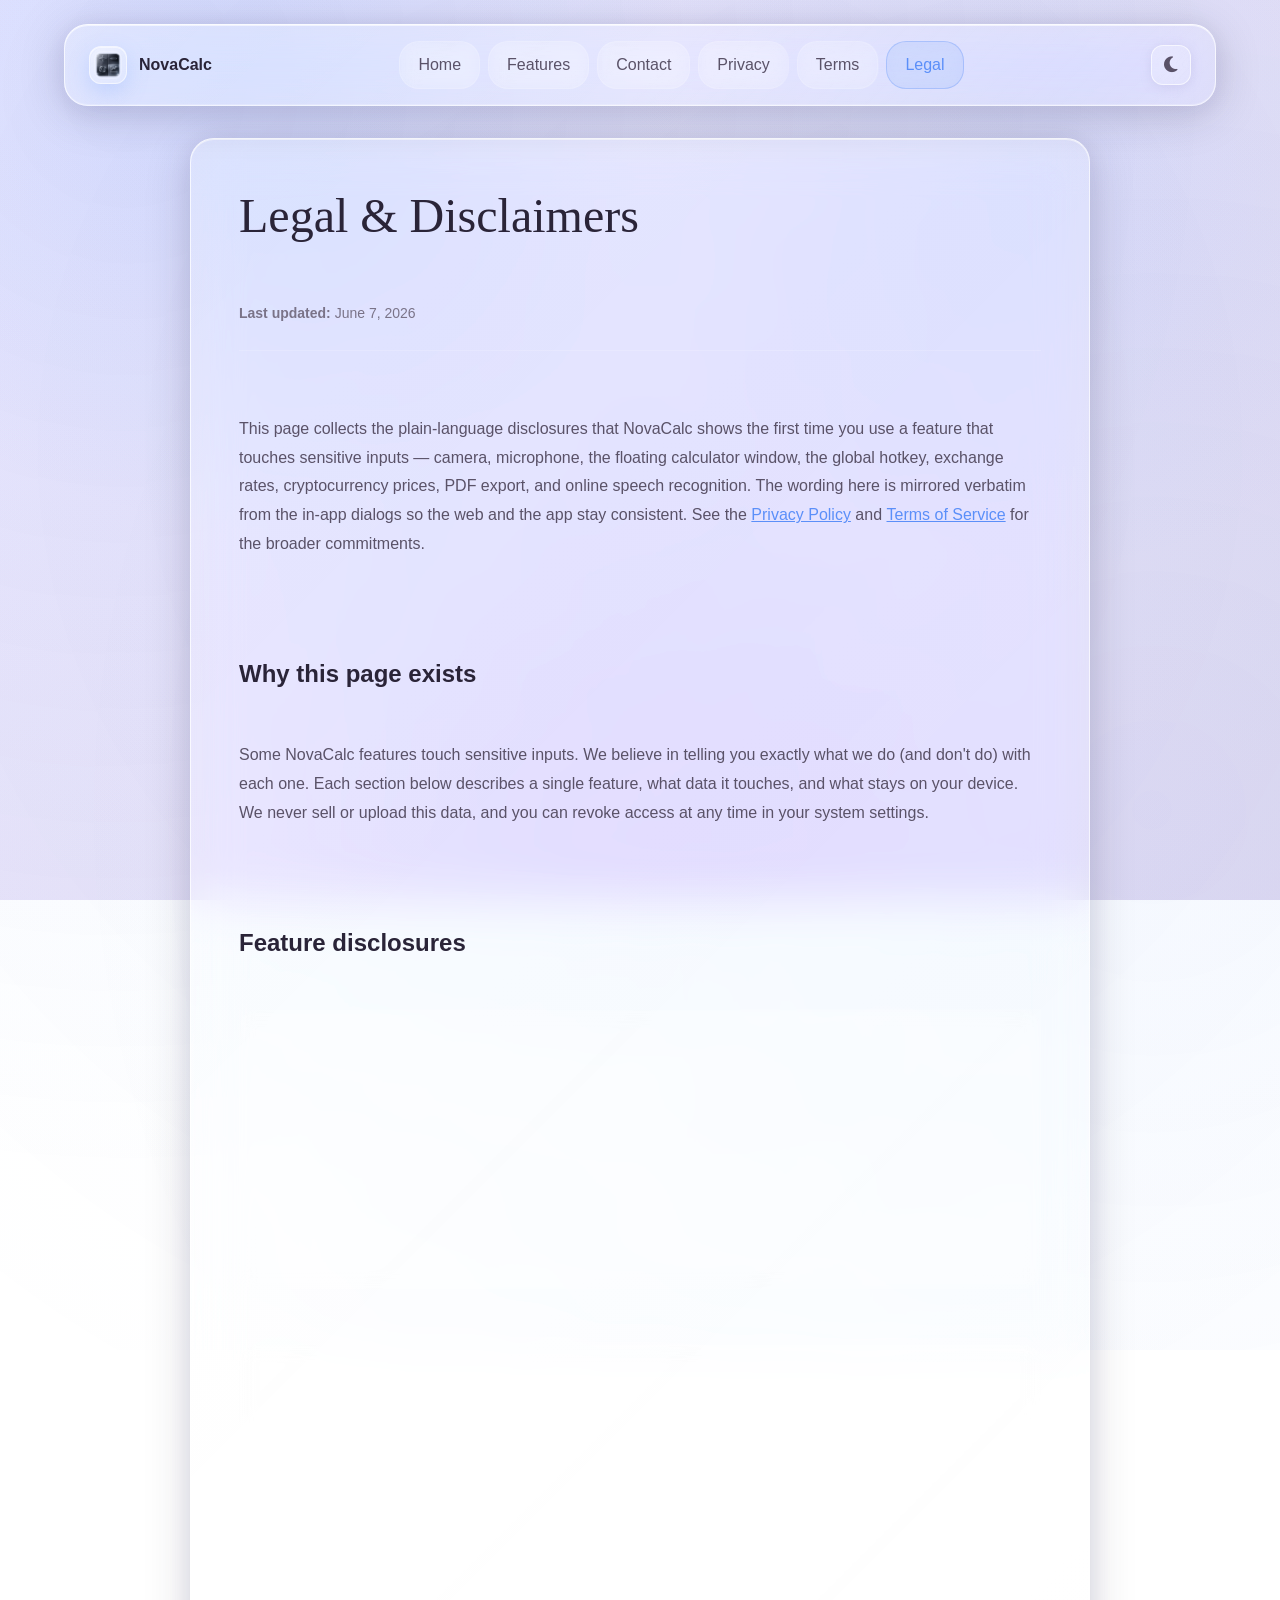
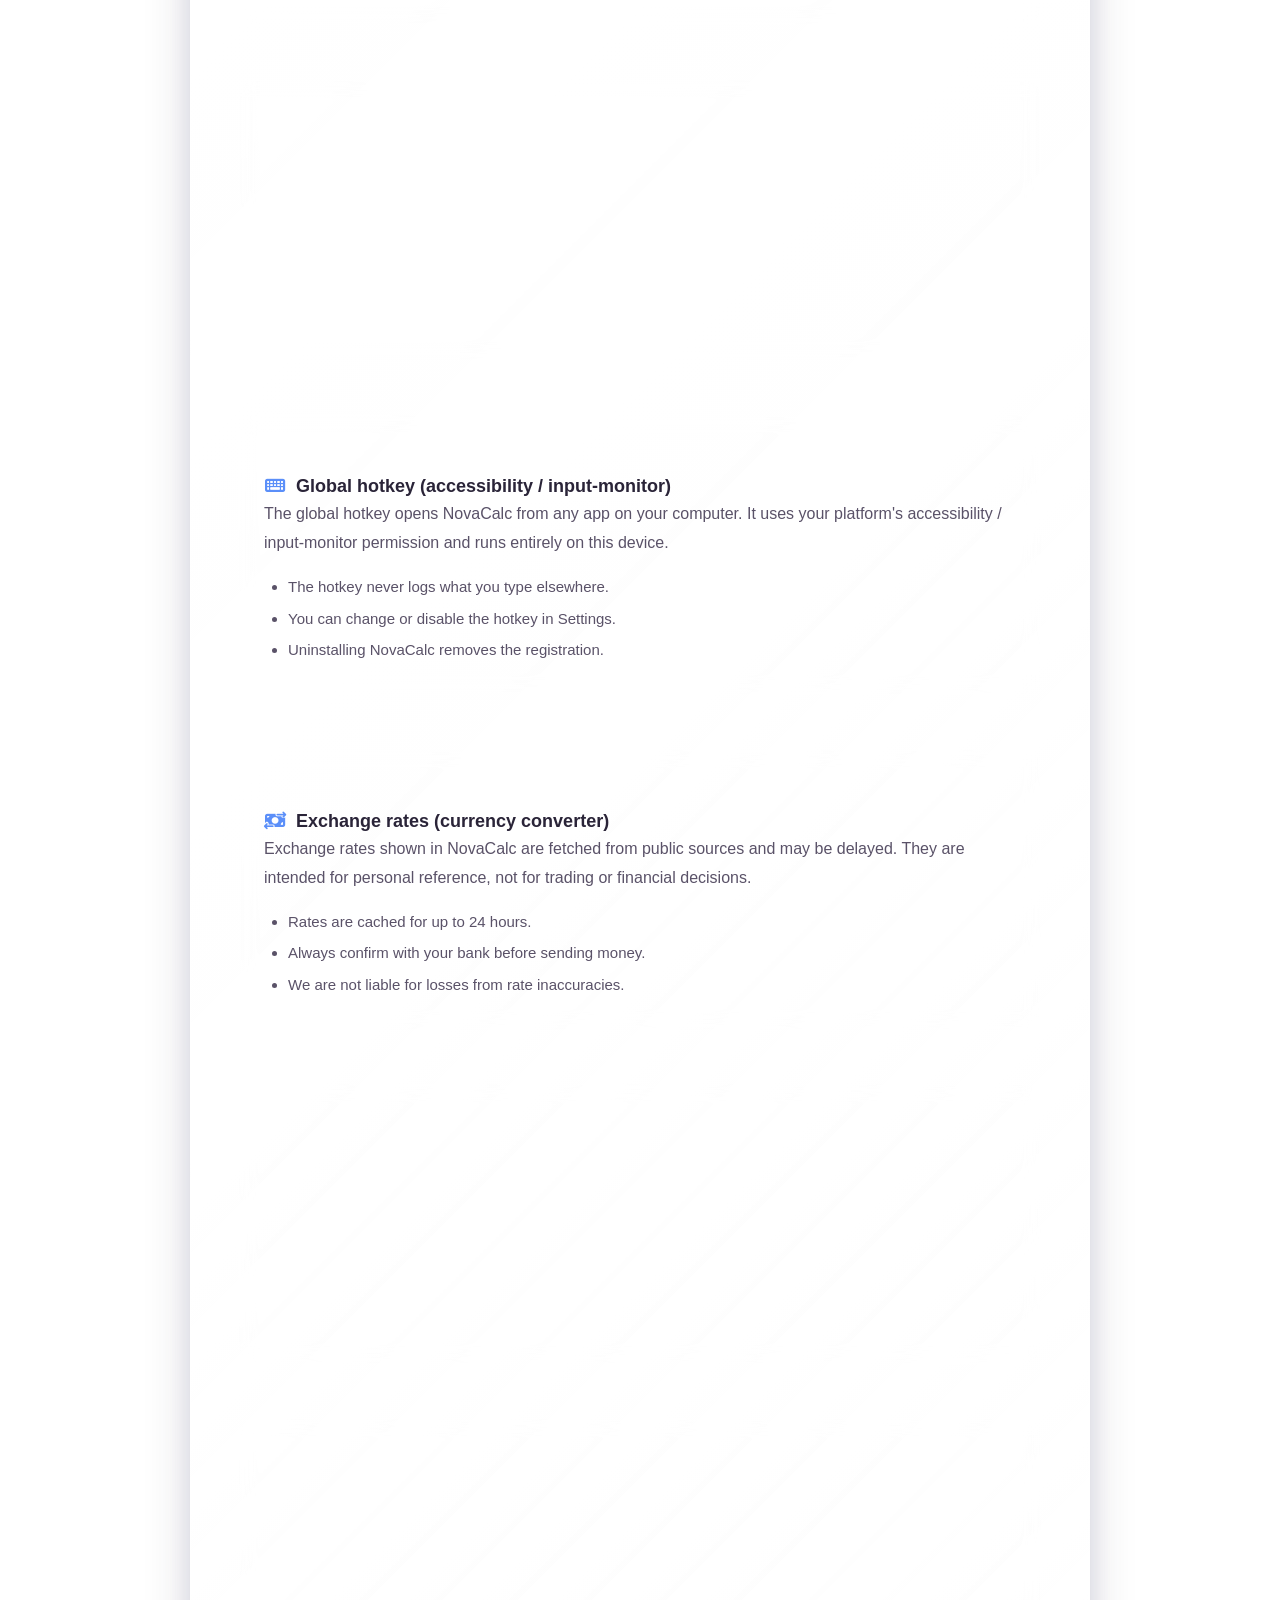
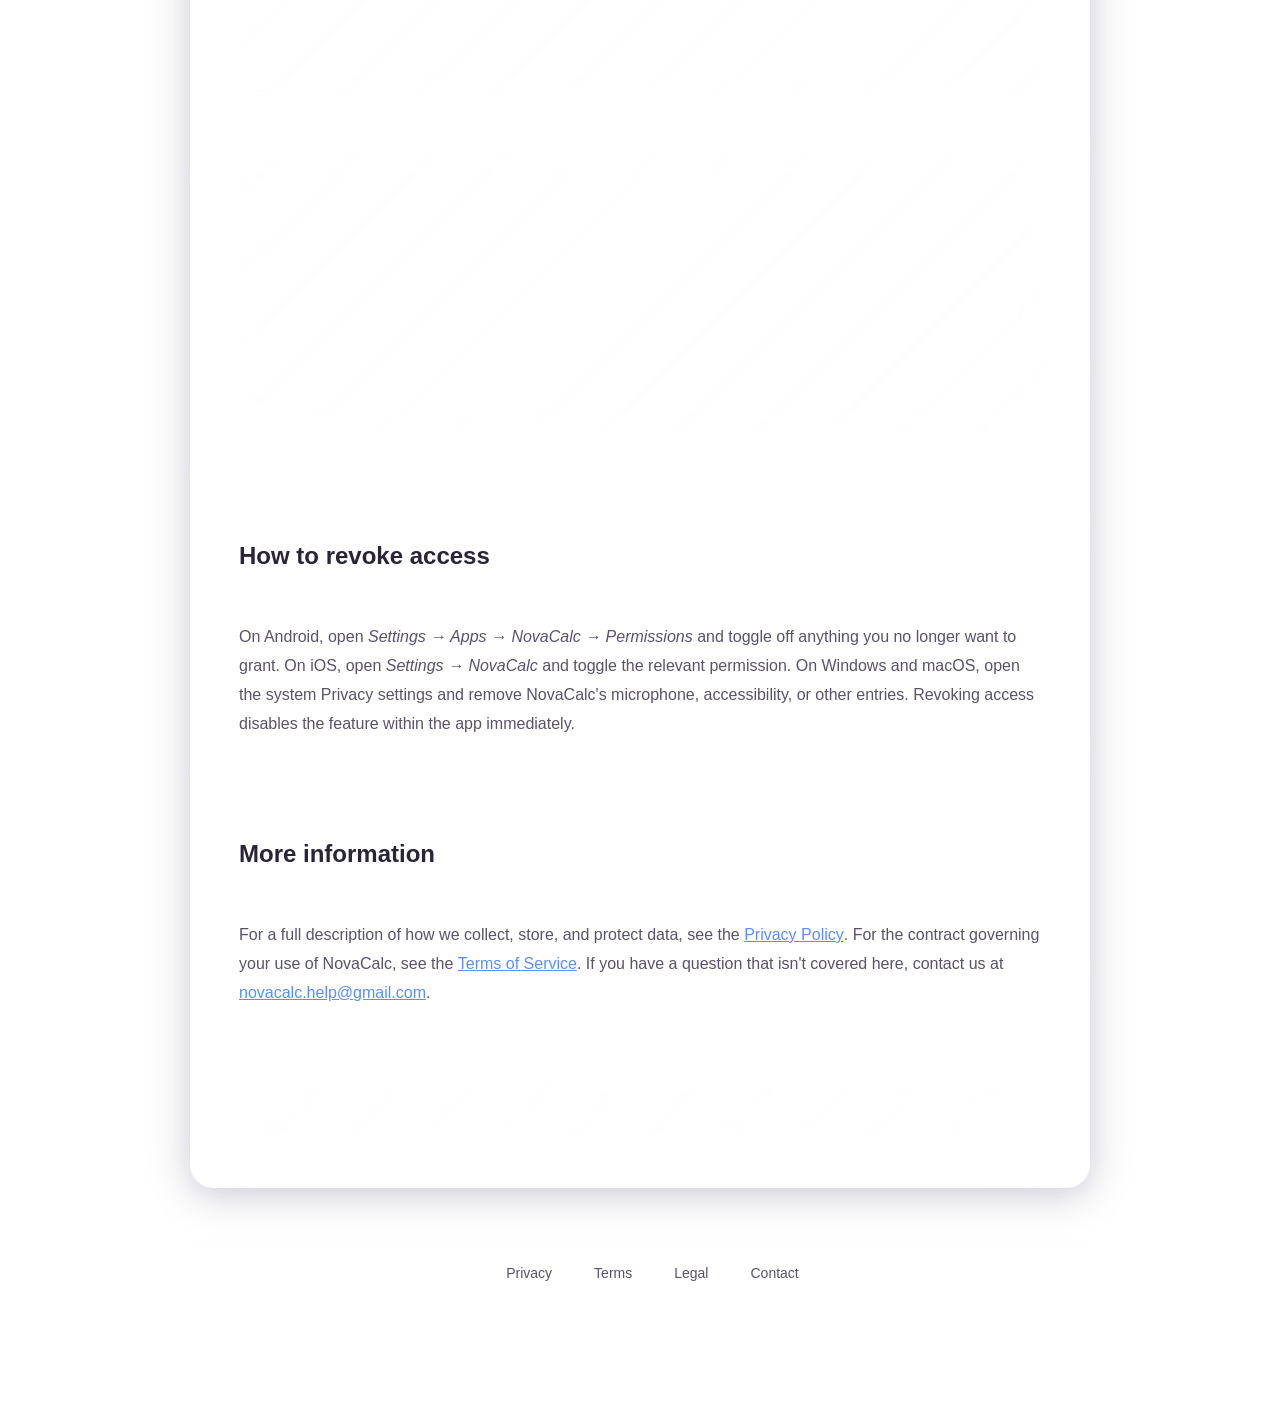
<file: legal.html>
<!doctype html>
<html lang="en" data-theme="light">

<head>
  <meta charset="UTF-8" />
  <meta name="viewport" content="width=device-width, initial-scale=1.0" />

  <meta http-equiv="Content-Security-Policy" content="default-src 'self'; script-src 'self' 'unsafe-inline'; style-src 'self' 'unsafe-inline' https://fonts.googleapis.com https://cdnjs.cloudflare.com; font-src 'self' https://fonts.gstatic.com https://cdnjs.cloudflare.com data:; img-src 'self' data: https:; connect-src 'self'; object-src 'none'; base-uri 'self'; form-action 'self'" />
  <title>NovaCalc • Legal &amp; Disclaimers</title>
  <meta name="description" content="Feature-by-feature legal disclosures for NovaCalc: camera, microphone, floating window, global hotkey, exchange rates, cryptocurrency, PDF export, and speech recognition." />
  <link rel="icon" href="assets/novacalc-app-icon.png" type="image/png" />
  <link rel="preconnect" href="https://fonts.googleapis.com">
  <link rel="preconnect" href="https://fonts.gstatic.com" crossorigin>
  <link
    href="https://fonts.googleapis.com/css2?family=DM+Serif+Display:ital@0;1&family=Outfit:wght@300;400;500;600;700&display=swap"
    rel="stylesheet">
  <link rel="stylesheet" href="https://cdnjs.cloudflare.com/ajax/libs/font-awesome/6.5.1/css/all.min.css" />
  <link rel="stylesheet" href="css/main.css" />
  <link rel="stylesheet" href="css/enhancements.css" />

</head>

<body>
  <div class="scroll-progress"></div>
  <div class="ambient-glow"></div>
  <div class="shell">
    <header class="topbar glass" role="banner">
      <a class="brand" href="index.html" aria-label="NovaCalc home">
        <span class="brand-badge" aria-hidden="true"><img src="assets/novacalc-app-icon.png" alt="" /></span>
        NovaCalc
      </a>
      <nav class="nav-pills" aria-label="Primary navigation">
        <a class="pill" href="index.html">Home</a>
        <a class="pill" href="features.html">Features</a>
        <a class="pill" href="contact.html">Contact</a>
        <a class="pill" href="privacy.html">Privacy</a>
        <a class="pill" href="terms.html">Terms</a>
        <a class="pill active" href="legal.html">Legal</a>
      </nav>
      <button class="theme-toggle" id="themeToggle" aria-label="Toggle dark mode">
        <i class="fas fa-moon"></i>
      </button>
    </header>

    <main id="main" class="legal-page glass">
      <h1>Legal &amp; Disclaimers</h1>
      <p class="updated"><strong>Last updated:</strong> June 7, 2026</p>

      <p>
        This page collects the plain-language disclosures that NovaCalc shows the
        first time you use a feature that touches sensitive inputs — camera,
        microphone, the floating calculator window, the global hotkey, exchange
        rates, cryptocurrency prices, PDF export, and online speech recognition.
        The wording here is mirrored verbatim from the in-app dialogs so the
        web and the app stay consistent. See the
        <a href="privacy.html">Privacy Policy</a> and
        <a href="terms.html">Terms of Service</a> for the broader commitments.
      </p>

      <h2>Why this page exists</h2>
      <p>
        Some NovaCalc features touch sensitive inputs. We believe in telling you
        exactly what we do (and don't do) with each one. Each section below
        describes a single feature, what data it touches, and what stays on
        your device. We never sell or upload this data, and you can revoke
        access at any time in your system settings.
      </p>

      <h2>Feature disclosures</h2>

      <div class="feature-card">
        <h3><i class="fa-solid fa-camera-retro"></i> Camera &amp; photo access (OCR scan)</h3>
        <p>
          NovaCalc uses your camera or photo library to read handwritten or
          printed math from a single image. Images are processed on your
          device and are never uploaded to our servers.
        </p>
        <ul>
          <li>Images stay on this device.</li>
          <li>No faces, locations, or background data are stored.</li>
          <li>You can revoke access anytime in system Settings.</li>
        </ul>
      </div>

      <div class="feature-card">
        <h3><i class="fa-solid fa-microphone"></i> Microphone &amp; speech (voice input)</h3>
        <p>
          NovaCalc converts what you say into a math expression. Audio is sent
          to your device's speech engine (Google on Android, Apple on iOS)
          only while the listening indicator is on.
        </p>
        <ul>
          <li>Audio is not recorded by NovaCalc.</li>
          <li>You can stop listening at any time.</li>
          <li>Disabling microphone access removes this feature.</li>
        </ul>
      </div>

      <div class="feature-card">
        <h3><i class="fa-solid fa-window-restore"></i> Floating window (Android overlay)</h3>
        <p>
          The floating window lets you keep NovaCalc on top of other apps.
          This is offered as a Pro feature and uses Android's
          "Draw over other apps" permission.
        </p>
        <ul>
          <li>The window can be dragged, resized, or closed anytime.</li>
          <li>Overlay content is rendered by NovaCalc — no other app can read it.</li>
          <li>You can revoke this permission in system Settings.</li>
        </ul>
      </div>

      <div class="feature-card">
        <h3><i class="fa-solid fa-keyboard"></i> Global hotkey (accessibility / input-monitor)</h3>
        <p>
          The global hotkey opens NovaCalc from any app on your computer. It
          uses your platform's accessibility / input-monitor permission and
          runs entirely on this device.
        </p>
        <ul>
          <li>The hotkey never logs what you type elsewhere.</li>
          <li>You can change or disable the hotkey in Settings.</li>
          <li>Uninstalling NovaCalc removes the registration.</li>
        </ul>
      </div>

      <div class="feature-card">
        <h3><i class="fa-solid fa-money-bill-transfer"></i> Exchange rates (currency converter)</h3>
        <p>
          Exchange rates shown in NovaCalc are fetched from public sources and
          may be delayed. They are intended for personal reference, not for
          trading or financial decisions.
        </p>
        <ul>
          <li>Rates are cached for up to 24 hours.</li>
          <li>Always confirm with your bank before sending money.</li>
          <li>We are not liable for losses from rate inaccuracies.</li>
        </ul>
      </div>

      <div class="feature-card">
        <h3><i class="fa-brands fa-bitcoin"></i> Cryptocurrency prices</h3>
        <p>
          Crypto prices shown here come from public APIs and are for
          informational purposes only. They are not financial advice and
          must not be used for trading decisions.
        </p>
        <ul>
          <li>Prices are delayed and may differ from live exchanges.</li>
          <li>NovaCalc does not execute trades or hold your funds.</li>
          <li>Cryptocurrency is volatile — you may lose your entire investment.</li>
        </ul>
      </div>

      <div class="feature-card">
        <h3><i class="fa-solid fa-file-export"></i> Export &amp; print (PDF generation)</h3>
        <p>
          When you export or print, NovaCalc uses your device's print system.
          Generated PDFs are saved locally or shared with the app you choose
          — they are not uploaded to our servers.
        </p>
        <ul>
          <li>PDFs may include data you have entered.</li>
          <li>Review the file before sharing it.</li>
          <li>You can clear exported files from your device anytime.</li>
        </ul>
      </div>

      <div class="feature-card">
        <h3><i class="fa-solid fa-waveform-lines"></i> Speech recognition (Windows desktop)</h3>
        <p>
          On Windows, NovaCalc uses your system's online speech recognition
          service. Your audio is sent to that service for the duration of the
          dictation only.
        </p>
        <ul>
          <li>You can disable online speech in Windows Privacy settings.</li>
          <li>NovaCalc does not store your audio.</li>
          <li>An internet connection is required.</li>
        </ul>
      </div>

      <h2>How to revoke access</h2>
      <p>
        On Android, open <em>Settings &rarr; Apps &rarr; NovaCalc &rarr; Permissions</em>
        and toggle off anything you no longer want to grant. On iOS, open
        <em>Settings &rarr; NovaCalc</em> and toggle the relevant permission.
        On Windows and macOS, open the system Privacy settings and remove
        NovaCalc's microphone, accessibility, or other entries. Revoking
        access disables the feature within the app immediately.
      </p>

      <h2>More information</h2>
      <p>
        For a full description of how we collect, store, and protect data,
        see the <a href="privacy.html">Privacy Policy</a>. For the contract
        governing your use of NovaCalc, see the
        <a href="terms.html">Terms of Service</a>. If you have a question
        that isn't covered here, contact us at
        <a href="mailto:novacalc.help@gmail.com">novacalc.help@gmail.com</a>.
      </p>

      <a class="back-home" href="index.html"><i class="fas fa-arrow-left"></i> Back to Home</a>
    </main>

    <footer>
      <div class="footer-content">
        <div class="footer-brand">
          <span class="brand-badge small" aria-hidden="true"><img src="assets/novacalc-app-icon.png" alt="" /></span>
          <span>NovaCalc</span>
        </div>
        <div class="footer-links">
          <a href="privacy.html">Privacy</a>
          <a href="terms.html">Terms</a>
          <a href="legal.html">Legal</a>
          <a href="contact.html">Contact</a>
        </div>
        <div class="footer-social">
          <a href="https://github.com/Akash-billawa/NovaCalc" target="_blank" rel="noopener" aria-label="GitHub">
            <i class="fab fa-github"></i>
          </a>
          <a href="https://play.google.com/store/apps/details?id=com.nova.calc" target="_blank" rel="noopener" aria-label="Google Play">
            <i class="fab fa-google-play"></i>
          </a>
        </div>
      </div>
      <div class="footer-copyright">
        &copy; <span id="year"></span> NovaCalc. All rights reserved.
      </div>
    </footer>
  </div>

  <script src="js/theme-init.js"></script>
  <script src="js/app.js" defer></script>
</body>

</html>
</file>
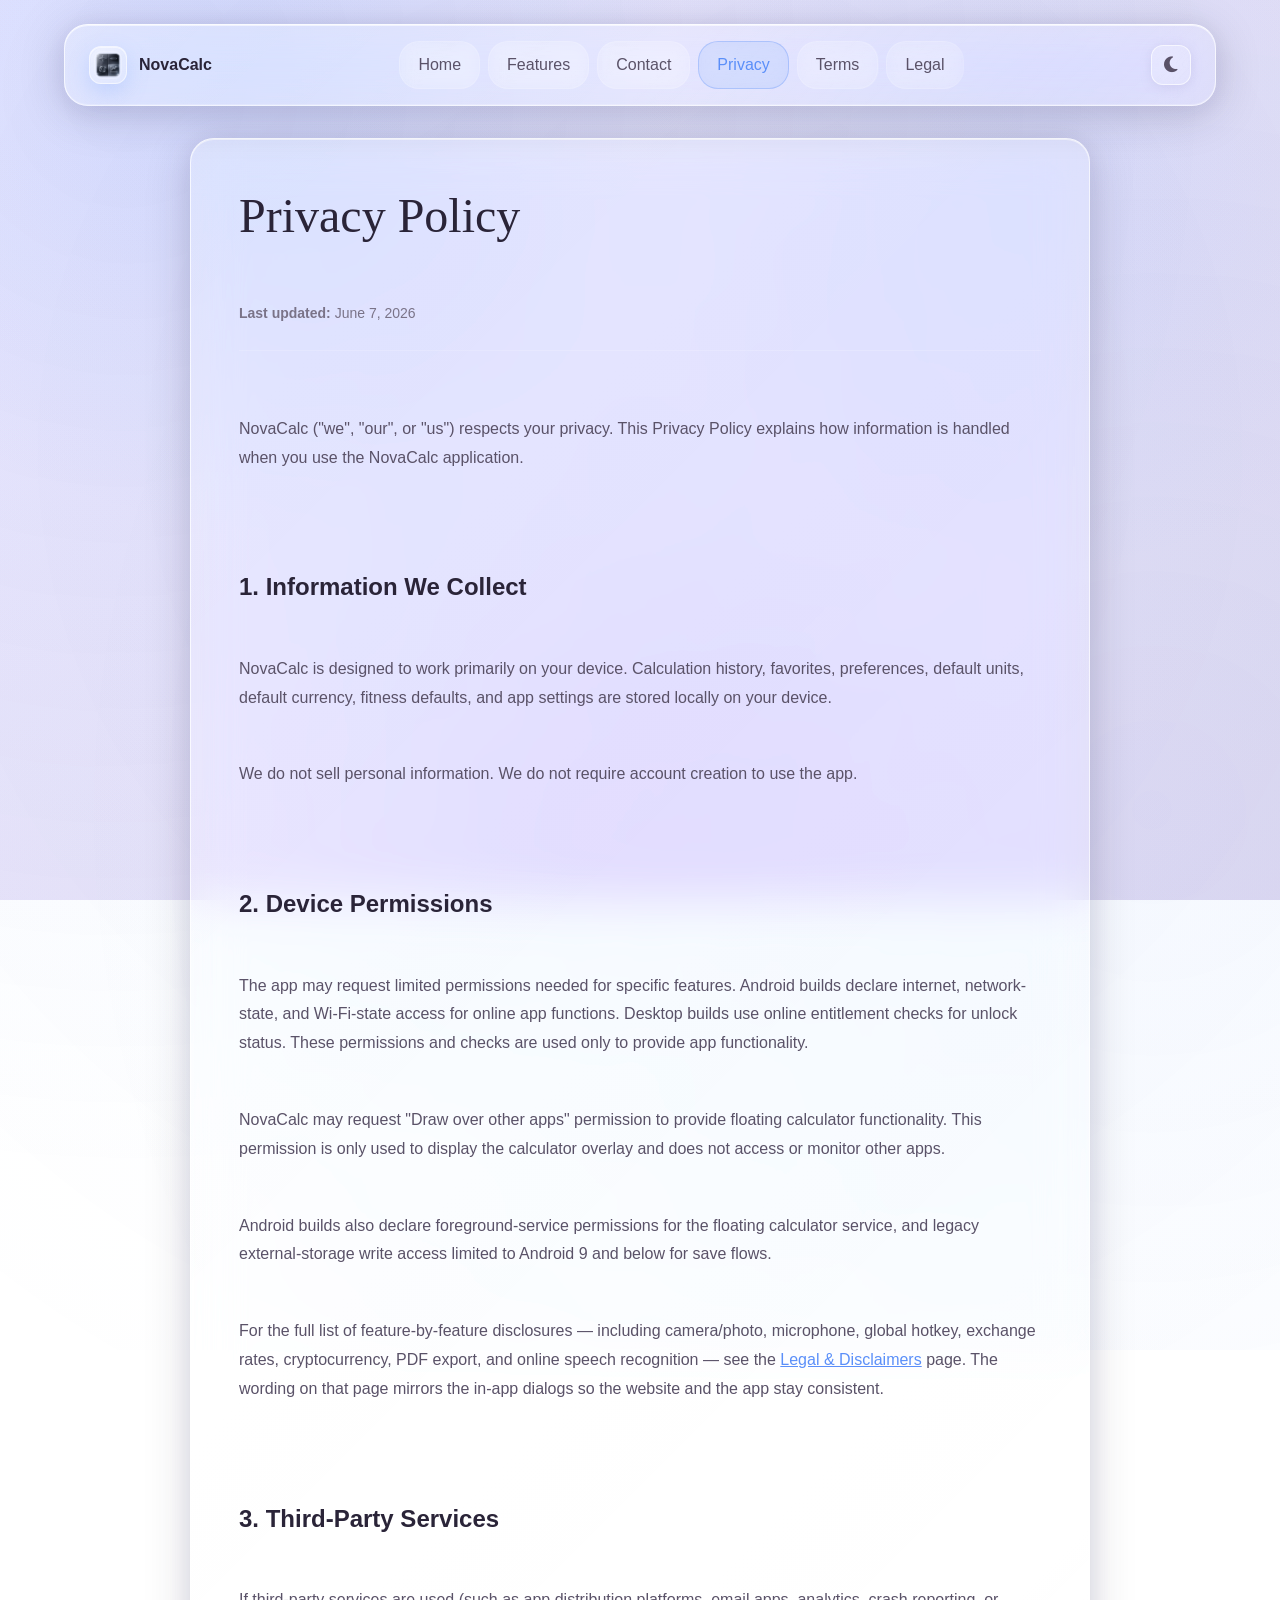
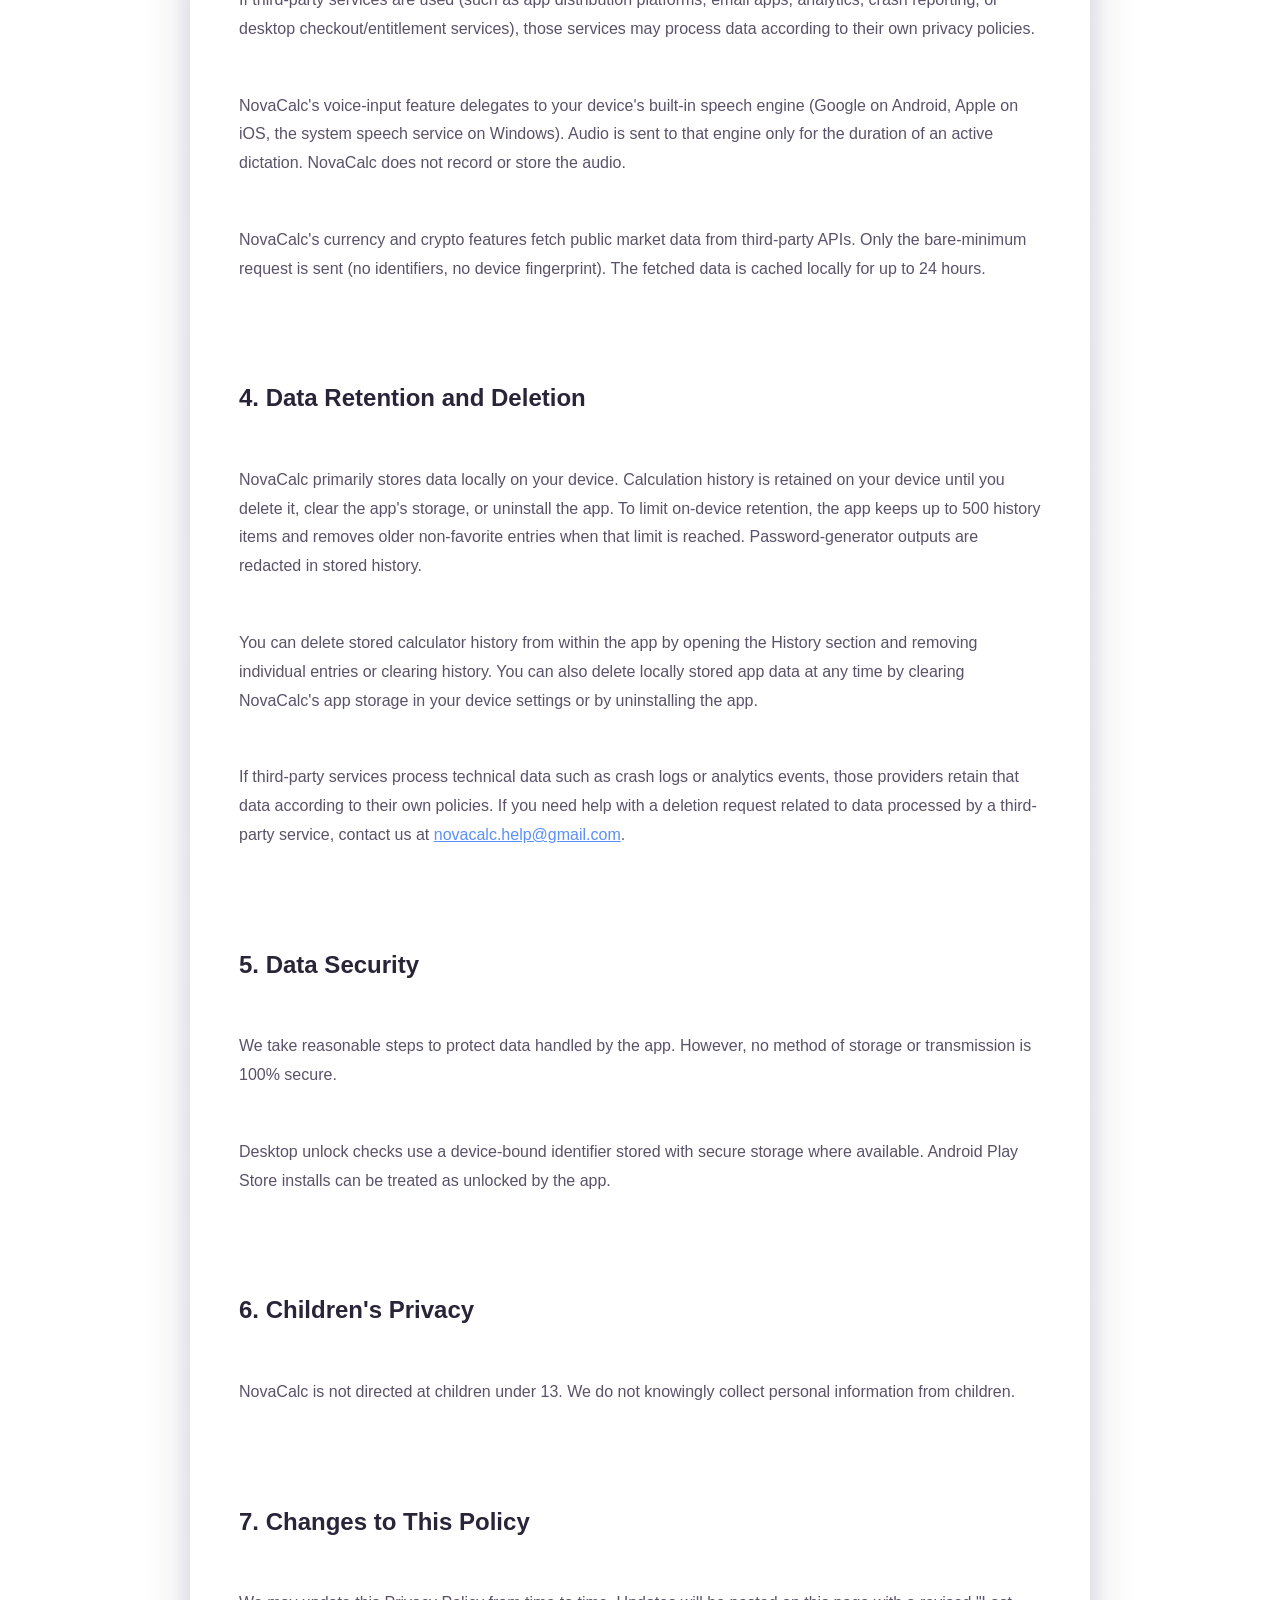
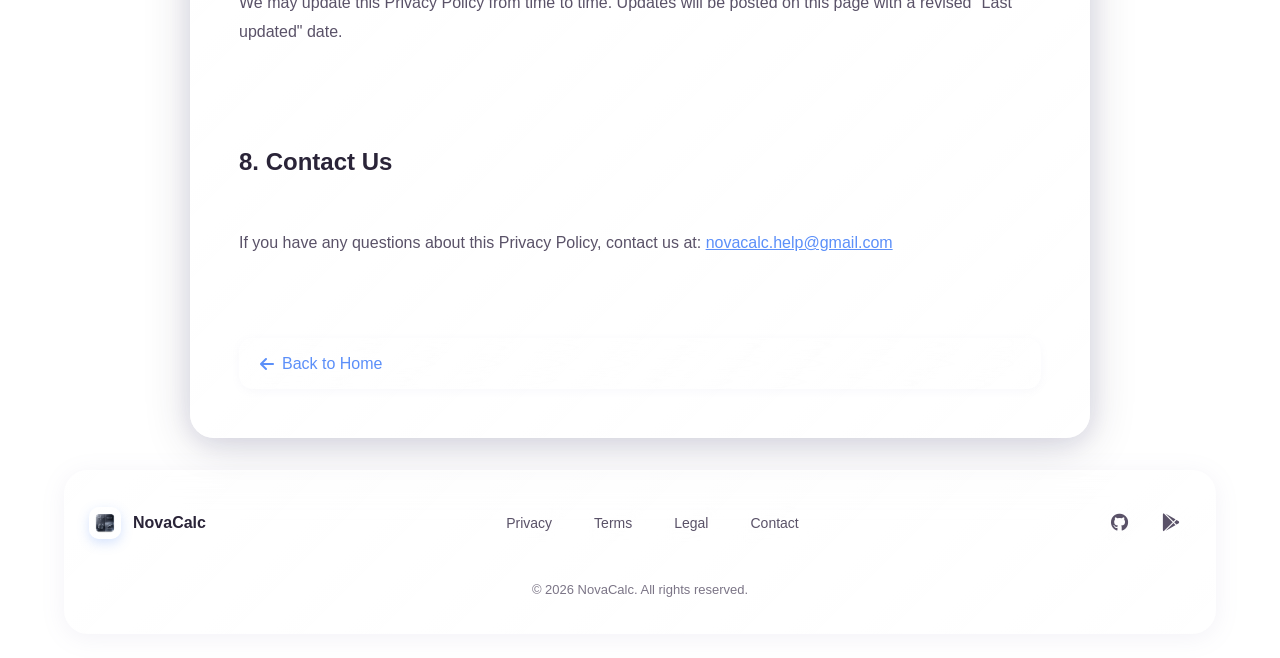
<file: privacy.html>
<!doctype html>
<html lang="en" data-theme="light">

<head>
  <meta charset="UTF-8" />
  <meta name="viewport" content="width=device-width, initial-scale=1.0" />

  <meta http-equiv="Content-Security-Policy" content="default-src 'self'; script-src 'self' 'unsafe-inline'; style-src 'self' 'unsafe-inline' https://fonts.googleapis.com https://cdnjs.cloudflare.com; font-src 'self' https://fonts.gstatic.com https://cdnjs.cloudflare.com data:; img-src 'self' data: https:; connect-src 'self'; object-src 'none'; base-uri 'self'; form-action 'self'" />
  <title>NovaCalc • Privacy Policy</title>
  <meta name="description" content="Privacy Policy for NovaCalc app data, permissions, history, and support." />
  <link rel="icon" href="assets/novacalc-app-icon.png" type="image/png" />
  <link rel="preconnect" href="https://fonts.googleapis.com">
  <link rel="preconnect" href="https://fonts.gstatic.com" crossorigin>
  <link
    href="https://fonts.googleapis.com/css2?family=DM+Serif+Display:ital@0;1&family=Outfit:wght@300;400;500;600;700&display=swap"
    rel="stylesheet">
  <link rel="stylesheet" href="https://cdnjs.cloudflare.com/ajax/libs/font-awesome/6.5.1/css/all.min.css" />
  <link rel="stylesheet" href="css/main.css" />
  <link rel="stylesheet" href="css/enhancements.css" />

</head>

<body>
  <div class="scroll-progress"></div>
  <div class="ambient-glow"></div>
  <div class="shell">
    <header class="topbar glass" role="banner">
      <a class="brand" href="index.html" aria-label="NovaCalc home">
        <span class="brand-badge" aria-hidden="true"><img src="assets/novacalc-app-icon.png" alt="" /></span>
        NovaCalc
      </a>
    <nav class="nav-pills" aria-label="Primary navigation">
      <a class="pill" href="index.html">Home</a>
      <a class="pill" href="features.html">Features</a>
      <a class="pill" href="contact.html">Contact</a>
      <a class="pill active" href="privacy.html">Privacy</a>
      <a class="pill" href="terms.html">Terms</a>
      <a class="pill" href="legal.html">Legal</a>
    </nav>
    <button class="theme-toggle" id="themeToggle" aria-label="Toggle dark mode">
      <i class="fas fa-moon"></i>
    </button>
  </header>

    <main id="main" class="legal-page glass">
      <h1>Privacy Policy</h1>
      <p class="updated"><strong>Last updated:</strong> June 7, 2026</p>

      <p>
        NovaCalc ("we", "our", or "us") respects your privacy. This Privacy Policy explains
        how information is handled when you use the NovaCalc application.
      </p>

      <h2>1. Information We Collect</h2>
      <p>
        NovaCalc is designed to work primarily on your device. Calculation history,
        favorites, preferences, default units, default currency, fitness defaults,
        and app settings are stored locally on your device.
      </p>
      <p>
        We do not sell personal information. We do not require account creation to use the app.
      </p>

      <h2>2. Device Permissions</h2>
      <p>
        The app may request limited permissions needed for specific features. Android builds
        declare internet, network-state, and Wi-Fi-state access for online app functions. Desktop
        builds use online entitlement checks for unlock status. These permissions and checks are
        used only to provide app functionality.
      </p>
      <p>
        NovaCalc may request "Draw over other apps" permission to provide floating calculator
        functionality. This permission is only used to display the calculator overlay and does
        not access or monitor other apps.
      </p>
      <p>
        Android builds also declare foreground-service permissions for the floating calculator
        service, and legacy external-storage write access limited to Android 9 and below for
        save flows.
      </p>
      <p>
        For the full list of feature-by-feature disclosures — including camera/photo, microphone,
        global hotkey, exchange rates, cryptocurrency, PDF export, and online speech recognition
        — see the <a href="legal.html">Legal &amp; Disclaimers</a> page. The wording on that
        page mirrors the in-app dialogs so the website and the app stay consistent.
      </p>

      <h2>3. Third-Party Services</h2>
      <p>
        If third-party services are used (such as app distribution platforms, email apps,
        analytics, crash reporting, or desktop checkout/entitlement services), those services
        may process data according to their own privacy policies.
      </p>
      <p>
        NovaCalc's voice-input feature delegates to your device's built-in speech engine
        (Google on Android, Apple on iOS, the system speech service on Windows). Audio is sent
        to that engine only for the duration of an active dictation. NovaCalc does not record
        or store the audio.
      </p>
      <p>
        NovaCalc's currency and crypto features fetch public market data from third-party APIs.
        Only the bare-minimum request is sent (no identifiers, no device fingerprint). The
        fetched data is cached locally for up to 24 hours.
      </p>

      <h2>4. Data Retention and Deletion</h2>
      <p>
        NovaCalc primarily stores data locally on your device. Calculation history is retained on
        your device until you delete it, clear the app's storage, or uninstall the app. To limit
        on-device retention, the app keeps up to 500 history items and removes older non-favorite
        entries when that limit is reached. Password-generator outputs are redacted in stored
        history.
      </p>
      <p>
        You can delete stored calculator history from within the app by opening the History section
        and removing individual entries or clearing history. You can also delete locally stored app
        data at any time by clearing NovaCalc's app storage in your device settings or by
        uninstalling the app.
      </p>
      <p>
        If third-party services process technical data such as crash logs or analytics events, those
        providers retain that data according to their own policies. If you need help with a deletion
        request related to data processed by a third-party service, contact us at
        <a href="mailto:novacalc.help@gmail.com">novacalc.help@gmail.com</a>.
      </p>

      <h2>5. Data Security</h2>
      <p>
        We take reasonable steps to protect data handled by the app. However, no method of
        storage or transmission is 100% secure.
      </p>
      <p>
        Desktop unlock checks use a device-bound identifier stored with secure storage where
        available. Android Play Store installs can be treated as unlocked by the app.
      </p>

      <h2>6. Children's Privacy</h2>
      <p>
        NovaCalc is not directed at children under 13. We do not knowingly collect personal
        information from children.
      </p>

      <h2>7. Changes to This Policy</h2>
      <p>
        We may update this Privacy Policy from time to time. Updates will be posted on this page
        with a revised "Last updated" date.
      </p>

      <h2>8. Contact Us</h2>
      <p>
        If you have any questions about this Privacy Policy, contact us at:
        <a href="mailto:novacalc.help@gmail.com">novacalc.help@gmail.com</a>
      </p>

      <a class="back-home" href="index.html"><i class="fas fa-arrow-left"></i> Back to Home</a>
    </main>

    <footer>
      <div class="footer-content">
        <div class="footer-brand">
          <span class="brand-badge small" aria-hidden="true"><img src="assets/novacalc-app-icon.png" alt="" /></span>
          <span>NovaCalc</span>
        </div>
        <div class="footer-links">
          <a href="privacy.html">Privacy</a>
          <a href="terms.html">Terms</a>
          <a href="legal.html">Legal</a>
          <a href="contact.html">Contact</a>
        </div>
        <div class="footer-social">
          <a href="https://github.com/Akash-billawa/NovaCalc" target="_blank" rel="noopener" aria-label="GitHub">
            <i class="fab fa-github"></i>
          </a>
          <a href="https://play.google.com/store/apps/details?id=com.nova.calc" target="_blank" rel="noopener" aria-label="Google Play">
            <i class="fab fa-google-play"></i>
          </a>
        </div>
      </div>
      <div class="footer-copyright">
        © <span id="year"></span> NovaCalc. All rights reserved.
      </div>
    </footer>
  </div>

  <script src="js/theme-init.js"></script>
  <script src="js/app.js" defer></script>
</body>

</html>
</file>
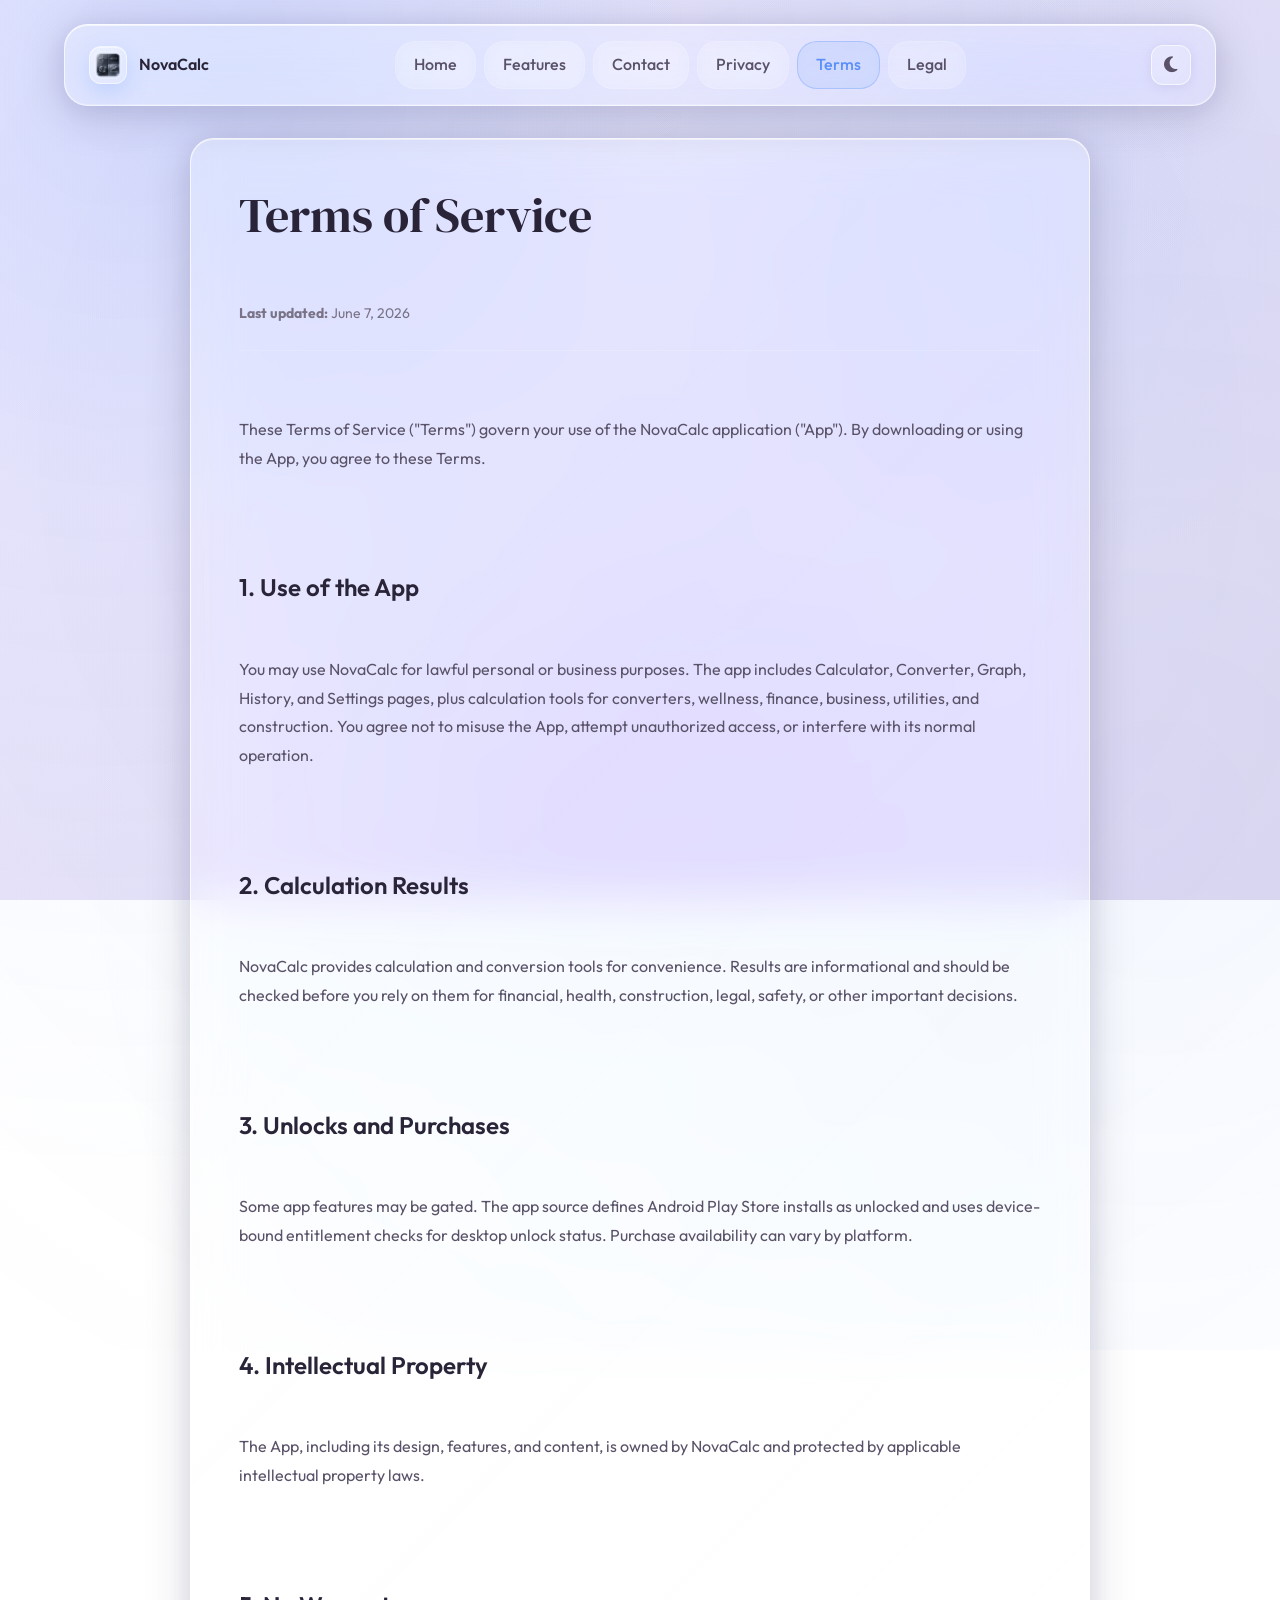
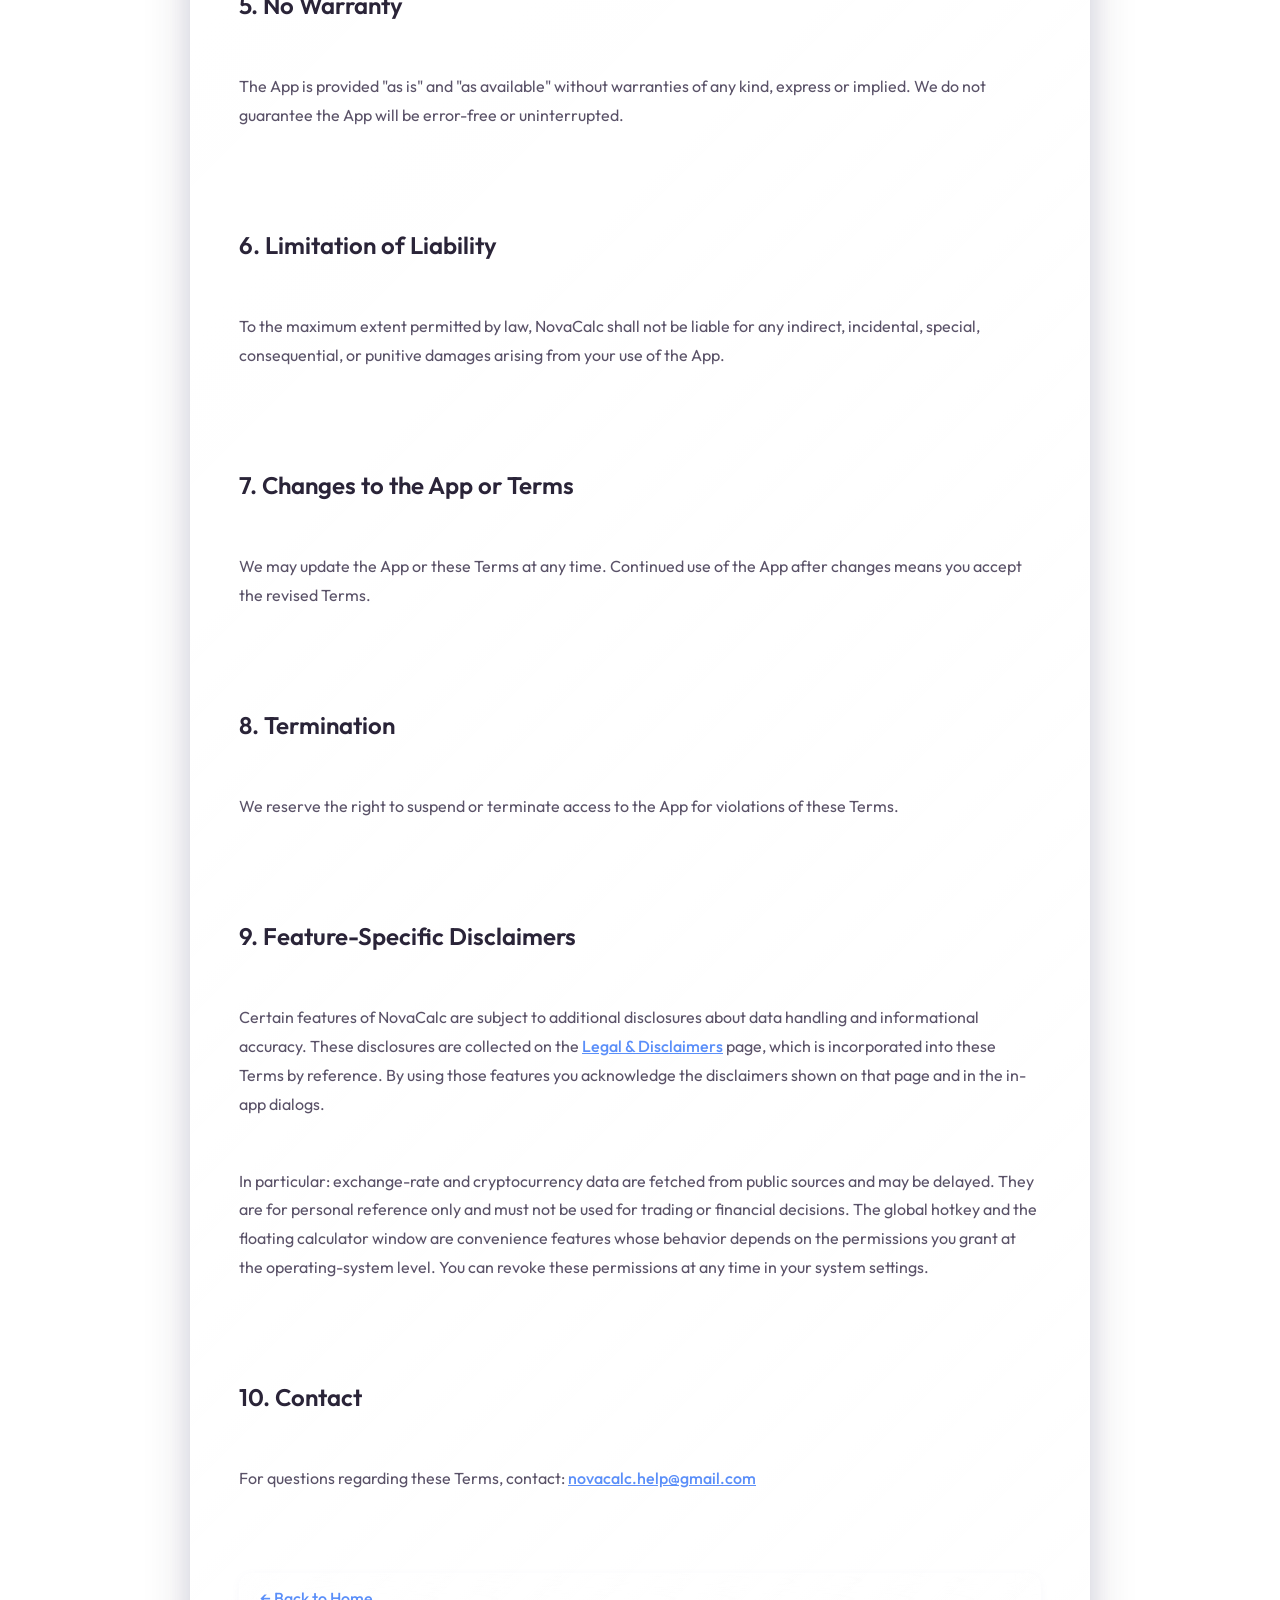
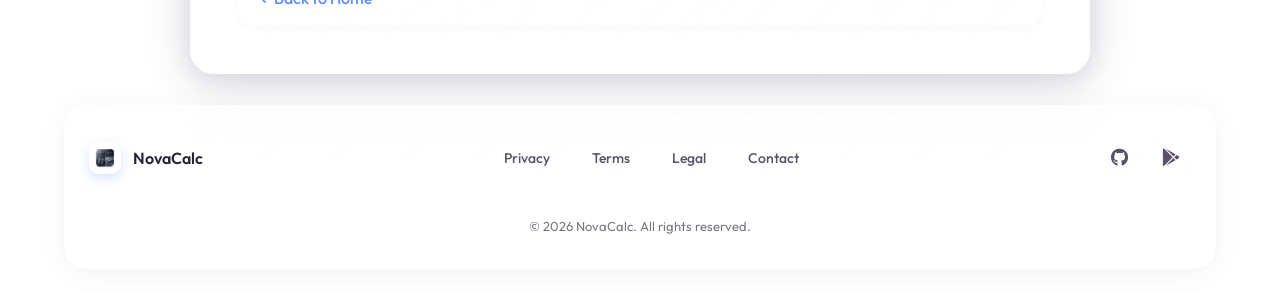
<file: terms.html>
<!doctype html>
<html lang="en" data-theme="light">

<head>
  <meta charset="UTF-8" />
  <meta name="viewport" content="width=device-width, initial-scale=1.0" />
  <title>NovaCalc • Terms of Service</title>
  <meta name="description" content="Terms of Service for NovaCalc app usage, calculations, and unlock features." />
  <link rel="icon" href="assets/novacalc-app-icon.png" type="image/png" />
  <link rel="preconnect" href="https://fonts.googleapis.com">
  <link rel="preconnect" href="https://fonts.gstatic.com" crossorigin>
  <link
    href="https://fonts.googleapis.com/css2?family=DM+Serif+Display:ital@0;1&family=Outfit:wght@300;400;500;600;700&display=swap"
    rel="stylesheet">
  <link rel="stylesheet" href="https://cdnjs.cloudflare.com/ajax/libs/font-awesome/6.5.1/css/all.min.css" />
  <link rel="stylesheet" href="css/main.css" />
  <link rel="stylesheet" href="css/enhancements.css" />

</head>

<body>
  <div class="scroll-progress"></div>
  <div class="ambient-glow"></div>
  <div class="shell">
    <header class="topbar glass">
      <a class="brand" href="index.html" aria-label="NovaCalc home">
        <span class="brand-badge" aria-hidden="true"><img src="assets/novacalc-app-icon.png" alt="" /></span>
        NovaCalc
      </a>
    <nav class="nav-pills" aria-label="Primary navigation">
      <a class="pill" href="index.html">Home</a>
      <a class="pill" href="features.html">Features</a>
      <a class="pill" href="contact.html">Contact</a>
      <a class="pill" href="privacy.html">Privacy</a>
      <a class="pill active" href="terms.html">Terms</a>
      <a class="pill" href="legal.html">Legal</a>
    </nav>
    <button class="theme-toggle" id="themeToggle" aria-label="Toggle dark mode">
      <i class="fas fa-moon"></i>
    </button>
  </header>

    <main id="main" class="legal-page glass">
      <h1>Terms of Service</h1>
      <p class="updated"><strong>Last updated:</strong> June 7, 2026</p>

      <p>
        These Terms of Service ("Terms") govern your use of the NovaCalc application ("App").
        By downloading or using the App, you agree to these Terms.
      </p>

      <h2>1. Use of the App</h2>
      <p>
        You may use NovaCalc for lawful personal or business purposes. The app includes
        Calculator, Converter, Graph, History, and Settings pages, plus calculation tools for
        converters, wellness, finance, business, utilities, and construction. You agree not to
        misuse the App, attempt unauthorized access, or interfere with its normal operation.
      </p>

      <h2>2. Calculation Results</h2>
      <p>
        NovaCalc provides calculation and conversion tools for convenience. Results are
        informational and should be checked before you rely on them for financial, health,
        construction, legal, safety, or other important decisions.
      </p>

      <h2>3. Unlocks and Purchases</h2>
      <p>
        Some app features may be gated. The app source defines Android Play Store installs as
        unlocked and uses device-bound entitlement checks for desktop unlock status. Purchase
        availability can vary by platform.
      </p>

      <h2>4. Intellectual Property</h2>
      <p>
        The App, including its design, features, and content, is owned by NovaCalc and protected
        by applicable intellectual property laws.
      </p>

      <h2>5. No Warranty</h2>
      <p>
        The App is provided "as is" and "as available" without warranties of any kind, express or
        implied. We do not guarantee the App will be error-free or uninterrupted.
      </p>

      <h2>6. Limitation of Liability</h2>
      <p>
        To the maximum extent permitted by law, NovaCalc shall not be liable for any indirect,
        incidental, special, consequential, or punitive damages arising from your use of the App.
      </p>

      <h2>7. Changes to the App or Terms</h2>
      <p>
        We may update the App or these Terms at any time. Continued use of the App after changes
        means you accept the revised Terms.
      </p>

      <h2>8. Termination</h2>
      <p>
        We reserve the right to suspend or terminate access to the App for violations of these Terms.
      </p>

      <h2>9. Feature-Specific Disclaimers</h2>
      <p>
        Certain features of NovaCalc are subject to additional disclosures
        about data handling and informational accuracy. These disclosures are
        collected on the
        <a href="legal.html">Legal &amp; Disclaimers</a> page, which is
        incorporated into these Terms by reference. By using those features
        you acknowledge the disclaimers shown on that page and in the
        in-app dialogs.
      </p>
      <p>
        In particular: exchange-rate and cryptocurrency data are fetched
        from public sources and may be delayed. They are for personal
        reference only and must not be used for trading or financial
        decisions. The global hotkey and the floating calculator window
        are convenience features whose behavior depends on the permissions
        you grant at the operating-system level. You can revoke these
        permissions at any time in your system settings.
      </p>

      <h2>10. Contact</h2>
      <p>
        For questions regarding these Terms, contact:
        <a href="mailto:novacalc.help@gmail.com">novacalc.help@gmail.com</a>
      </p>

      <a class="back-home" href="index.html">← Back to Home</a>
    </main>

    <footer class="footer">
      <div class="footer-content">
        <div class="footer-brand">
          <span class="brand-badge small" aria-hidden="true"><img src="assets/novacalc-app-icon.png" alt="" /></span>
          <span>NovaCalc</span>
        </div>
        <div class="footer-links">
          <a href="privacy.html">Privacy</a>
          <a href="terms.html">Terms</a>
          <a href="legal.html">Legal</a>
          <a href="contact.html">Contact</a>
        </div>
        <div class="footer-social">
          <a href="https://github.com/Akash-billawa/NovaCalc" target="_blank" rel="noopener" aria-label="GitHub">
            <i class="fab fa-github"></i>
          </a>
          <a href="https://play.google.com/store/apps/details?id=com.nova.calc" target="_blank" rel="noopener" aria-label="Google Play">
            <i class="fab fa-google-play"></i>
          </a>
        </div>
      </div>
      <div class="footer-copyright">
        © <span id="year"></span> NovaCalc. All rights reserved.
      </div>
    </footer>
  </div>

  <script src="js/theme-init.js"></script>
  <script src="js/app.js" defer></script>
</body>

</html>
</file>
<file: css/main.css>
/**
 * NovaCalc - Main Stylesheet
 * Shared base styles for all pages (except checkout.html).
 * Loaded before enhancements.css which provides animation/transition overrides.
 */

/* ===========================================================================
   RESET & CSS CUSTOM PROPERTIES
   =========================================================================== */

*,
*::before,
*::after {
  margin: 0;
  padding: 0;
  box-sizing: border-box;
}

:root {
  --bg-base: #e8e5f2;
  --bg-gradient-start: #f0ecff;
  --bg-gradient-end: #e0daf0;

  --glass-bg: rgba(255, 255, 255, 0.25);
  --glass-bg-hover: rgba(255, 255, 255, 0.35);
  --glass-border: rgba(255, 255, 255, 0.65);
  --glass-border-subtle: rgba(255, 255, 255, 0.35);
  --glass-shadow: rgba(140, 130, 180, 0.18);
  --glass-shadow-hover: rgba(140, 130, 180, 0.28);
  --glass-blur: blur(24px) saturate(200%);

  --text-primary: #2a2438;
  --text-secondary: #5a5268;
  --text-muted: #7a7388;

  --accent: #5b8ff9;
  --accent-light: #6fa0ff;
  --accent-dark: #4a7ad9;

  --pill-active-bg: rgba(91, 143, 249, 0.15);
  --pill-active-border: rgba(91, 143, 249, 0.3);

  --font-display: 'DM Serif Display', serif;
  --font-body: 'Outfit', sans-serif;

  --radius-sm: 12px;
  --radius-md: 18px;
  --radius-lg: 24px;
  --radius-xl: 32px;

  --spacing-xs: 8px;
  --spacing-sm: 16px;
  --spacing-md: 24px;
  --spacing-lg: 32px;
  --spacing-xl: 48px;
  --spacing-2xl: 64px;
}

[data-theme="dark"] {
  color-scheme: dark;
  --bg-base: #070a11;
  --bg-gradient-start: #080b12;
  --bg-gradient-end: #15111f;
  --bg-radial-primary: rgba(52, 211, 225, 0.13);
  --bg-radial-secondary: rgba(124, 92, 255, 0.16);
  --bg-radial-tertiary: rgba(255, 77, 141, 0.08);
  --glass-bg: rgba(12, 18, 31, 0.58);
  --glass-bg-hover: rgba(17, 25, 42, 0.72);
  --glass-border: rgba(196, 232, 255, 0.18);
  --glass-border-subtle: rgba(196, 232, 255, 0.11);
  --glass-shadow: rgba(0, 0, 0, 0.48);
  --glass-shadow-hover: rgba(0, 0, 0, 0.62);
  --glass-highlight: rgba(255, 255, 255, 0.16);
  --glass-highlight-strong: rgba(255, 255, 255, 0.24);
  --glass-lowlight: rgba(4, 9, 18, 0.3);
  --text-primary: #f6f8ff;
  --text-secondary: #c4cbda;
  --text-muted: #8f98ad;
  --accent: #5ee7ff;
  --accent-light: #9df4ff;
  --accent-dark: #37b7d8;
  --pill-active-bg: rgba(94, 231, 255, 0.13);
  --pill-active-border: rgba(94, 231, 255, 0.34);
}

/* ===========================================================================
   BASE STYLES
   =========================================================================== */

html,
body {
  height: 100%;
}

body {
  font-family: var(--font-body);
  background:
    radial-gradient(circle at 18% 8%, var(--bg-radial-primary, rgba(91, 143, 249, 0.12)) 0%, transparent 34%),
    radial-gradient(circle at 82% 18%, var(--bg-radial-secondary, rgba(111, 160, 255, 0.1)) 0%, transparent 32%),
    radial-gradient(circle at 50% 100%, var(--bg-radial-tertiary, rgba(180, 150, 255, 0.1)) 0%, transparent 36%),
    linear-gradient(135deg, var(--bg-gradient-start), var(--bg-gradient-end));
  background-attachment: fixed;
  color: var(--text-primary);
  -webkit-font-smoothing: antialiased;
  -moz-osx-font-smoothing: grayscale;
  text-rendering: optimizeLegibility;
  min-height: 100vh;
  line-height: 1.6;
}

.shell {
  max-width: 1200px;
  margin: 0 auto;
  padding: var(--spacing-md);
  min-height: 100vh;
  display: flex;
  flex-direction: column;
  gap: var(--spacing-lg);
}

main {
  flex: 1;
  display: flex;
  flex-direction: column;
  gap: var(--spacing-lg);
}

/* ===========================================================================
   GLASS EFFECTS
   =========================================================================== */

.glass {
  background: linear-gradient(
    135deg,
    var(--glass-highlight, rgba(255, 255, 255, 0.28)) 0%,
    var(--glass-bg, rgba(255, 255, 255, 0.18)) 52%,
    var(--glass-lowlight, rgba(255, 255, 255, 0.12)) 100%
  );
  backdrop-filter: var(--glass-blur);
  -webkit-backdrop-filter: var(--glass-blur);
  border: 1px solid var(--glass-border);
  border-top-color: var(--glass-highlight-strong, rgba(255, 255, 255, 0.85));
  border-left-color: var(--glass-highlight, rgba(255, 255, 255, 0.75));
  box-shadow:
    0 4px 24px var(--glass-shadow),
    0 8px 48px rgba(22, 32, 56, 0.16),
    inset 0 1px 0 var(--glass-highlight-strong, rgba(255, 255, 255, 0.6)),
    inset 0 -1px 0 var(--glass-lowlight, rgba(255, 255, 255, 0.2));
  border-radius: var(--radius-lg);
  transition: all 0.3s cubic-bezier(0.4, 0, 0.2, 1);
}

.glass:hover {
  background: linear-gradient(
    135deg,
    var(--glass-highlight-strong, rgba(255, 255, 255, 0.38)) 0%,
    var(--glass-bg-hover, rgba(255, 255, 255, 0.25)) 52%,
    var(--glass-lowlight, rgba(255, 255, 255, 0.18)) 100%
  );
  box-shadow:
    0 6px 32px var(--glass-shadow-hover),
    0 12px 56px rgba(52, 211, 225, 0.12),
    inset 0 1px 0 var(--glass-highlight-strong, rgba(255, 255, 255, 0.7)),
    inset 0 -1px 0 var(--glass-lowlight, rgba(255, 255, 255, 0.25));
  transform: translateY(-2px);
}

.glass-subtle {
  background: rgba(255, 255, 255, 0.15);
  backdrop-filter: blur(16px) saturate(160%);
  -webkit-backdrop-filter: blur(16px) saturate(160%);
  border: 1px solid var(--glass-border-subtle);
  border-radius: var(--radius-md);
  box-shadow:
    0 2px 16px rgba(140, 130, 180, 0.08),
    inset 0 1px 0 rgba(255, 255, 255, 0.4);
  transition: all 0.25s ease;
}

.glass-subtle:hover {
  background: rgba(255, 255, 255, 0.22);
  box-shadow:
    0 4px 20px rgba(140, 130, 180, 0.12),
    inset 0 1px 0 rgba(255, 255, 255, 0.5);
}

.glass-dark {
  background: linear-gradient(
    135deg,
    rgba(30, 25, 50, 0.35) 0%,
    rgba(20, 15, 35, 0.25) 50%,
    rgba(15, 10, 25, 0.2) 100%
  );
  backdrop-filter: blur(20px) saturate(180%);
  -webkit-backdrop-filter: blur(20px) saturate(180%);
  border: 1px solid rgba(255, 255, 255, 0.15);
  border-top-color: rgba(255, 255, 255, 0.25);
  box-shadow:
    0 4px 24px rgba(0, 0, 0, 0.15),
    inset 0 1px 0 rgba(255, 255, 255, 0.15);
  border-radius: var(--radius-lg);
}

.glass-panel {
  background: linear-gradient(
    145deg,
    rgba(255, 255, 255, 0.32) 0%,
    rgba(255, 255, 255, 0.2) 50%,
    rgba(255, 255, 255, 0.12) 100%
  );
  backdrop-filter: blur(28px) saturate(220%);
  -webkit-backdrop-filter: blur(28px) saturate(220%);
  border: 1px solid rgba(255, 255, 255, 0.6);
  border-top-color: rgba(255, 255, 255, 0.9);
  border-left-color: rgba(255, 255, 255, 0.75);
  border-radius: var(--radius-lg);
  box-shadow:
    0 8px 40px rgba(140, 130, 180, 0.2),
    0 16px 64px rgba(140, 130, 180, 0.12),
    inset 0 1px 0 rgba(255, 255, 255, 0.8),
    inset 0 -1px 0 rgba(255, 255, 255, 0.3);
  padding: 24px;
  transition: all 0.4s cubic-bezier(0.4, 0, 0.2, 1);
}

.glass-panel:hover {
  box-shadow:
    0 12px 48px rgba(140, 130, 180, 0.25),
    0 20px 80px rgba(140, 130, 180, 0.15),
    inset 0 1px 0 rgba(255, 255, 255, 0.9),
    inset 0 -1px 0 rgba(255, 255, 255, 0.35);
  transform: translateY(-3px);
}

/* ===========================================================================
   TOPBAR & NAVIGATION
   =========================================================================== */

.topbar {
  display: flex;
  align-items: center;
  justify-content: space-between;
  gap: 16px;
  padding: 16px 24px;
  position: sticky;
  top: 16px;
  z-index: 100;
}

.brand {
  display: flex;
  gap: 12px;
  align-items: center;
  text-decoration: none;
  color: var(--text-primary);
  font-weight: 600;
  white-space: nowrap;
}

.brand-badge {
  width: 38px;
  height: 38px;
  border-radius: 12px;
  display: flex;
  align-items: center;
  justify-content: center;
  flex: 0 0 auto;
  color: #fff;
  position: relative;
  overflow: hidden;
  padding: 4px;
  background: linear-gradient(135deg, rgba(255, 255, 255, 0.34), rgba(255, 255, 255, 0.14));
  border: 1px solid rgba(255, 255, 255, 0.54);
  box-shadow:
    0 8px 22px rgba(91, 143, 249, 0.22),
    inset 0 1px 0 rgba(255, 255, 255, 0.55);
}

.brand-badge::after {
  content: '';
  position: absolute;
  inset: 1px;
  border-radius: inherit;
  background: linear-gradient(145deg, rgba(255, 255, 255, 0.24), transparent 54%);
  pointer-events: none;
}

.brand-badge img {
  position: relative;
  z-index: 1;
  display: block;
  width: 100%;
  height: 100%;
  object-fit: cover;
  border-radius: 8px;
  box-shadow: inset 0 0 0 1px rgba(255, 255, 255, 0.22);
}

[data-theme="dark"] .brand-badge {
  padding: 2px;
  background: linear-gradient(145deg, rgba(226, 239, 255, 0.18), rgba(13, 20, 34, 0.56));
  border-color: rgba(226, 239, 255, 0.24);
  box-shadow:
    0 10px 24px rgba(0, 0, 0, 0.38),
    0 0 0 1px rgba(226, 239, 255, 0.08),
    inset 0 1px 0 rgba(255, 255, 255, 0.14),
    inset 0 -1px 0 rgba(0, 0, 0, 0.22);
}

[data-theme="dark"] .brand-badge::after {
  background:
    radial-gradient(circle at 28% 18%, rgba(255, 255, 255, 0.26), transparent 42%),
    linear-gradient(145deg, rgba(255, 255, 255, 0.08), transparent 58%);
}

[data-theme="dark"] .brand-badge img {
  filter: brightness(1.22) contrast(1.08) saturate(1.08);
  transform: scale(1.16);
  box-shadow:
    0 0 0 1px rgba(226, 239, 255, 0.16),
    0 5px 14px rgba(0, 0, 0, 0.32);
}

.nav-pills {
  display: flex;
  gap: 8px;
  flex-wrap: wrap;
  justify-content: flex-end;
}

.pill {
  padding: 10px 18px;
  border-radius: 20px;
  text-decoration: none;
  color: var(--text-secondary);
  font-weight: 500;
  background: rgba(255, 255, 255, 0.08);
  border: 1px solid rgba(255, 255, 255, 0.15);
  backdrop-filter: blur(8px);
  -webkit-backdrop-filter: blur(8px);
  transition: all 0.25s cubic-bezier(0.4, 0, 0.2, 1);
}

.pill:hover {
  background: rgba(255, 255, 255, 0.2);
  border-color: rgba(255, 255, 255, 0.35);
  box-shadow: 0 4px 16px rgba(140, 130, 180, 0.1);
  transform: translateY(-2px);
}

.pill.active {
  background: var(--pill-active-bg);
  border-color: var(--pill-active-border);
  color: var(--accent);
}

/* ===========================================================================
   THEME TOGGLE
   =========================================================================== */

.theme-toggle {
  width: 40px;
  height: 40px;
  border-radius: 12px;
  border: 1px solid var(--glass-border);
  background: linear-gradient(135deg, rgba(255, 255, 255, 0.2) 0%, rgba(255, 255, 255, 0.1) 100%);
  backdrop-filter: blur(12px);
  -webkit-backdrop-filter: blur(12px);
  cursor: pointer;
  display: flex;
  align-items: center;
  justify-content: center;
  color: var(--text-secondary);
  font-size: 18px;
  transition: all 0.3s cubic-bezier(0.4, 0, 0.2, 1);
  box-shadow: 0 2px 12px var(--glass-shadow);
}

.theme-toggle:hover {
  background: linear-gradient(135deg, rgba(255, 255, 255, 0.3) 0%, rgba(255, 255, 255, 0.15) 100%);
  transform: scale(1.05) rotate(10deg);
  color: var(--text-primary);
}

[data-theme="dark"] .theme-toggle {
  background: linear-gradient(135deg, rgba(94, 231, 255, 0.16) 0%, rgba(124, 92, 255, 0.1) 100%);
  border-color: rgba(94, 231, 255, 0.32);
  color: var(--accent);
  box-shadow: 0 4px 18px rgba(0, 0, 0, 0.38), inset 0 1px 0 rgba(255, 255, 255, 0.18);
}

[data-theme="dark"] .theme-toggle:hover {
  background: linear-gradient(135deg, rgba(94, 231, 255, 0.24) 0%, rgba(124, 92, 255, 0.16) 100%);
  box-shadow: 0 6px 24px rgba(94, 231, 255, 0.22), 0 14px 34px rgba(0, 0, 0, 0.34);
}

/* ===========================================================================
   DARK THEME OVERRIDES
   =========================================================================== */

[data-theme="dark"] .ambient-glow {
  opacity: 0.72;
  filter: saturate(130%);
}

[data-theme="dark"] .glass-subtle,
[data-theme="dark"] .btn-ghost,
[data-theme="dark"] .asset-links a,
[data-theme="dark"] .footer-links a,
[data-theme="dark"] .pill {
  background: linear-gradient(135deg, rgba(15, 23, 38, 0.46) 0%, rgba(8, 13, 24, 0.32) 100%);
  border-color: rgba(196, 232, 255, 0.12);
  box-shadow: 0 8px 26px rgba(0, 0, 0, 0.28), inset 0 1px 0 rgba(255, 255, 255, 0.1);
}

[data-theme="dark"] .glass-subtle:hover,
[data-theme="dark"] .btn-ghost:hover,
[data-theme="dark"] .asset-links a:hover,
[data-theme="dark"] .footer-links a:hover,
[data-theme="dark"] .pill:hover {
  background: linear-gradient(135deg, rgba(25, 35, 56, 0.64) 0%, rgba(12, 20, 34, 0.46) 100%);
  border-color: rgba(94, 231, 255, 0.24);
  box-shadow: 0 12px 34px rgba(0, 0, 0, 0.36), 0 0 0 1px rgba(94, 231, 255, 0.06), inset 0 1px 0 rgba(255, 255, 255, 0.14);
}

[data-theme="dark"] .glass-dark,
[data-theme="dark"] .glass-panel,
[data-theme="dark"] footer,
[data-theme="dark"] .footer {
  background: linear-gradient(145deg, rgba(12, 18, 31, 0.7) 0%, rgba(8, 13, 24, 0.5) 58%, rgba(4, 8, 16, 0.42) 100%);
  border-color: rgba(196, 232, 255, 0.16);
  border-top-color: rgba(255, 255, 255, 0.22);
  border-left-color: rgba(196, 232, 255, 0.18);
  box-shadow: 0 18px 60px rgba(0, 0, 0, 0.42), 0 0 42px rgba(94, 231, 255, 0.05), inset 0 1px 0 rgba(255, 255, 255, 0.14);
}

[data-theme="dark"] .glass-panel:hover {
  box-shadow: 0 22px 72px rgba(0, 0, 0, 0.5), 0 0 48px rgba(94, 231, 255, 0.09), inset 0 1px 0 rgba(255, 255, 255, 0.18);
}

[data-theme="dark"] .meta-chip {
  background: linear-gradient(135deg, rgba(94, 231, 255, 0.12) 0%, rgba(124, 92, 255, 0.08) 100%);
  border-color: rgba(94, 231, 255, 0.28);
  color: var(--accent-light);
  box-shadow: 0 10px 26px rgba(0, 0, 0, 0.28), inset 0 1px 0 rgba(255, 255, 255, 0.12);
}

[data-theme="dark"] .btn-solid,
[data-theme="dark"] .feature-icon,
[data-theme="dark"] .footer-social a:hover {
  background: linear-gradient(135deg, #37d7ee 0%, #7c5cff 100%);
  box-shadow: 0 12px 32px rgba(94, 231, 255, 0.22), 0 8px 28px rgba(124, 92, 255, 0.16);
}

[data-theme="dark"] .footer-copyright {
  border-top-color: rgba(196, 232, 255, 0.12);
}

/* ===========================================================================
   HERO SECTION
   =========================================================================== */

.hero {
  padding: 48px 40px;
  text-align: center;
}

.hero h1 {
  font-family: var(--font-display);
  font-size: clamp(36px, 5vw, 56px);
  font-weight: 400;
  line-height: 1.05;
  margin-bottom: 16px;
}

.hero h1 span {
  color: var(--accent);
  font-style: italic;
}

.hero p,
.hero > p {
  color: var(--text-secondary);
  max-width: 720px;
  margin: 10px auto 0;
  font-size: 16px;
  line-height: 1.6;
}

.hero > p {
  font-size: 18px;
  margin: 0 auto var(--spacing-md);
  font-weight: 400;
  line-height: 1.7;
}

/* ===========================================================================
   META CHIP
   =========================================================================== */

.meta-chip {
  display: inline-block;
  padding: 10px 18px;
  background: linear-gradient(
    135deg,
    rgba(91, 143, 249, 0.12) 0%,
    rgba(91, 143, 249, 0.06) 100%
  );
  border-radius: 20px;
  color: var(--accent-dark);
  margin-top: 14px;
  font-weight: 500;
  font-size: 14px;
  border: 1px solid rgba(91, 143, 249, 0.2);
  backdrop-filter: blur(8px);
  -webkit-backdrop-filter: blur(8px);
  box-shadow:
    0 2px 12px rgba(91, 143, 249, 0.08),
    inset 0 1px 0 rgba(255, 255, 255, 0.3);
}

/* ===========================================================================
   DOWNLOAD PANEL (index page)
   =========================================================================== */

.download-panel {
  margin-top: 22px;
  padding: 18px 0 8px;
  display: flex;
  flex-direction: column;
  gap: 14px;
  align-items: center;
  justify-content: center;
}

.download-cta {
  display: flex;
  gap: 12px;
  flex-wrap: wrap;
  justify-content: center;
  align-items: center;
  width: 100%;
}

.asset-links {
  display: flex;
  gap: 10px;
  flex-wrap: wrap;
  justify-content: center;
  margin-top: 8px;
}

.asset-links a {
  padding: 10px 16px;
  border-radius: 12px;
  text-decoration: none;
  color: var(--text-secondary);
  background: linear-gradient(
    135deg,
    rgba(255, 255, 255, 0.18) 0%,
    rgba(255, 255, 255, 0.08) 100%
  );
  border: 1px solid rgba(255, 255, 255, 0.28);
  backdrop-filter: blur(12px);
  -webkit-backdrop-filter: blur(12px);
  font-size: 13px;
  font-weight: 500;
  transition: all 0.25s cubic-bezier(0.4, 0, 0.2, 1);
  box-shadow:
    0 2px 8px rgba(140, 130, 180, 0.05),
    inset 0 1px 0 rgba(255, 255, 255, 0.25);
}

.asset-links a:hover {
  background: linear-gradient(
    135deg,
    rgba(255, 255, 255, 0.28) 0%,
    rgba(255, 255, 255, 0.15) 100%
  );
  border-color: rgba(255, 255, 255, 0.45);
  box-shadow:
    0 4px 16px rgba(140, 130, 180, 0.1),
    inset 0 1px 0 rgba(255, 255, 255, 0.4);
  transform: translateY(-2px);
}

/* ===========================================================================
   BUTTONS
   =========================================================================== */

.btn {
  padding: 12px 18px;
  border-radius: 14px;
  font-weight: 500;
  text-decoration: none;
  display: inline-flex;
  align-items: center;
  justify-content: center;
  gap: 10px;
  cursor: pointer;
  border: 1px solid transparent;
  transition: transform 0.2s ease, box-shadow 0.2s ease, background 0.2s ease;
  min-height: 46px;
  white-space: nowrap;
}

.btn:hover {
  transform: translateY(-1px);
}

.btn-solid {
  background: linear-gradient(135deg, var(--accent), var(--accent-light));
  color: white;
  box-shadow: 0 4px 12px rgba(91, 143, 249, 0.25);
}

.btn-solid:hover {
  box-shadow: 0 8px 18px rgba(91, 143, 249, 0.30);
}

.btn-ghost {
  background: linear-gradient(
    135deg,
    rgba(255, 255, 255, 0.2) 0%,
    rgba(255, 255, 255, 0.12) 100%
  );
  color: var(--text-secondary);
  border: 1px solid rgba(255, 255, 255, 0.35);
  backdrop-filter: blur(12px) saturate(160%);
  -webkit-backdrop-filter: blur(12px) saturate(160%);
}

.btn-ghost:hover {
  background: linear-gradient(
    135deg,
    rgba(255, 255, 255, 0.3) 0%,
    rgba(255, 255, 255, 0.18) 100%
  );
  border-color: rgba(255, 255, 255, 0.5);
  box-shadow: 0 4px 20px rgba(140, 130, 180, 0.12);
}

.button-row {
  display: flex;
  gap: var(--spacing-sm);
  flex-wrap: wrap;
}

/* ===========================================================================
   ICON HELPERS
   =========================================================================== */

.icon {
  width: 18px;
  height: 18px;
  display: inline-block;
  flex-shrink: 0;
}

.github-icon {
  width: 18px;
  height: 18px;
  fill: currentColor;
}

.play-icon {
  width: 18px;
  height: 18px;
}

/* ===========================================================================
   FEATURE CARDS
   =========================================================================== */

.features,
.grid {
  display: grid;
  grid-template-columns: repeat(auto-fit, minmax(280px, 1fr));
  gap: var(--spacing-md);
}

.feature {
  padding: var(--spacing-lg);
  position: relative;
  overflow: hidden;
}

.feature::before {
  content: '';
  position: absolute;
  top: -50%;
  left: -50%;
  width: 200%;
  height: 200%;
  background: linear-gradient(
    45deg,
    transparent 40%,
    rgba(255, 255, 255, 0.1) 50%,
    transparent 60%
  );
  transform: translateX(-100%) rotate(45deg);
  transition: transform 0.6s ease;
  pointer-events: none;
}

.feature:hover::before {
  transform: translateX(100%) rotate(45deg);
}

.feature-icon {
  width: 56px;
  height: 56px;
  border-radius: 16px;
  display: flex;
  align-items: center;
  justify-content: center;
  margin-bottom: 16px;
  background: linear-gradient(135deg, var(--accent), var(--accent-light));
  box-shadow: 0 8px 24px rgba(91, 143, 249, 0.3);
  transition: all 0.3s ease;
}

.feature-icon i {
  font-size: 24px;
  color: white;
}

.feature:hover .feature-icon {
  transform: scale(1.1) rotate(-5deg);
  box-shadow: 0 12px 32px rgba(91, 143, 249, 0.4);
}

.feature h3 {
  font-family: var(--font-body);
  font-size: 20px;
  font-weight: 600;
  line-height: 1.3;
  margin-bottom: 12px;
  color: var(--text-primary);
}

.feature p {
  color: var(--text-secondary);
  font-size: 14px;
  line-height: 1.7;
}

.feature a {
  color: var(--accent);
  font-weight: 500;
  word-break: break-word;
}

.feature a:hover {
  color: var(--accent-dark);
  text-decoration: underline;
}

/* ===========================================================================
   PANEL & LISTS
   =========================================================================== */

.panel {
  padding: clamp(22px, 4vw, 36px);
}

.panel h2 {
  font-family: var(--font-display);
  font-size: clamp(26px, 4vw, 34px);
  font-weight: 400;
  line-height: 1.15;
  margin-bottom: 18px;
  color: var(--text-primary);
}

.list {
  list-style: none;
  display: grid;
  gap: 12px;
  margin: 0;
}

.list li {
  position: relative;
  padding-left: 28px;
  color: var(--text-secondary);
  font-size: 15px;
  line-height: 1.65;
}

.list li::before {
  content: "";
  position: absolute;
  left: 2px;
  top: 0.72em;
  width: 8px;
  height: 8px;
  border-radius: 50%;
  background: linear-gradient(135deg, var(--accent), var(--accent-light));
  box-shadow: 0 0 0 4px rgba(91, 143, 249, 0.12);
}

/* ===========================================================================
   KPI GRID (features page)
   =========================================================================== */

.kpi-grid {
  display: grid;
  grid-template-columns: repeat(auto-fit, minmax(200px, 1fr));
  gap: var(--spacing-md);
}

.kpi {
  padding: var(--spacing-lg);
  text-align: center;
}

.kpi h3 {
  font-family: var(--font-display);
  font-size: 48px;
  font-weight: 400;
  color: var(--accent);
  margin-bottom: var(--spacing-xs);
  line-height: 1;
}

.kpi p {
  font-size: 15px;
  color: var(--text-secondary);
  font-weight: 500;
}

/* ===========================================================================
   FOOTER
   =========================================================================== */

footer,
.footer {
  text-align: center;
  padding: 32px 24px;
  color: var(--text-secondary);
  font-size: 14px;
  margin-top: auto;
  background: linear-gradient(
    135deg,
    rgba(255, 255, 255, 0.15) 0%,
    rgba(255, 255, 255, 0.08) 100%
  );
  backdrop-filter: blur(20px) saturate(160%);
  -webkit-backdrop-filter: blur(20px) saturate(160%);
  border: 1px solid rgba(255, 255, 255, 0.25);
  border-top-color: rgba(255, 255, 255, 0.4);
  border-radius: var(--radius-lg);
  box-shadow:
    0 4px 24px rgba(140, 130, 180, 0.1),
    inset 0 1px 0 rgba(255, 255, 255, 0.4);
}

.footer-content {
  display: flex;
  align-items: center;
  justify-content: space-between;
  gap: 24px;
  margin-bottom: 20px;
  flex-wrap: wrap;
}

.footer-brand {
  display: flex;
  align-items: center;
  gap: 12px;
  font-weight: 600;
  color: var(--text-primary);
  font-size: 16px;
}

.footer-brand .brand-badge.small {
  width: 32px;
  height: 32px;
  border-radius: 10px;
  font-size: 14px;
  box-shadow: 0 4px 12px rgba(91, 143, 249, 0.25);
  display: flex;
  align-items: center;
  justify-content: center;
}

.footer-links {
  display: flex;
  gap: 8px;
}

.footer-links a {
  padding: 8px 16px;
  border-radius: 20px;
  text-decoration: none;
  color: var(--text-secondary);
  font-weight: 500;
  font-size: 14px;
  background: rgba(255, 255, 255, 0.1);
  border: 1px solid rgba(255, 255, 255, 0.2);
  backdrop-filter: blur(8px);
  -webkit-backdrop-filter: blur(8px);
  transition: all 0.2s ease;
}

.footer-links a:hover {
  background: rgba(255, 255, 255, 0.2);
  border-color: rgba(255, 255, 255, 0.35);
  color: var(--text-primary);
  transform: translateY(-1px);
}

.footer-social {
  display: flex;
  gap: 12px;
}

.footer-social a {
  width: 40px;
  height: 40px;
  border-radius: 12px;
  display: flex;
  align-items: center;
  justify-content: center;
  text-decoration: none;
  background: linear-gradient(135deg, rgba(255, 255, 255, 0.18) 0%, rgba(255, 255, 255, 0.08) 100%);
  border: 1px solid rgba(255, 255, 255, 0.25);
  color: var(--text-secondary);
  backdrop-filter: blur(8px);
  -webkit-backdrop-filter: blur(8px);
  transition: all 0.3s ease;
}

.footer-social a:hover {
  background: linear-gradient(135deg, rgba(91, 143, 249, 0.2) 0%, rgba(91, 143, 249, 0.1) 100%);
  border-color: rgba(91, 143, 249, 0.35);
  color: var(--accent);
  transform: translateY(-2px) scale(1.05);
  box-shadow: 0 4px 16px rgba(91, 143, 249, 0.2);
}

.footer-social i {
  font-size: 18px;
}

.footer-copyright {
  padding-top: 16px;
  border-top: 1px solid rgba(255, 255, 255, 0.15);
  font-size: 13px;
  color: var(--text-secondary);
  opacity: 0.8;
}

/* ===========================================================================
   SCROLL PROGRESS BAR
   =========================================================================== */

.scroll-progress {
  position: fixed;
  top: 0;
  left: 0;
  width: 0%;
  height: 3px;
  background: linear-gradient(90deg, var(--accent), var(--accent-light));
  z-index: 9999;
  box-shadow: 0 0 10px var(--accent-light);
}

/* ===========================================================================
   AMBIENT GLOW
   =========================================================================== */

.ambient-glow {
  position: fixed;
  top: -50%;
  left: -50%;
  width: 200%;
  height: 200%;
  background:
    radial-gradient(circle at 30% 30%, rgba(91, 143, 249, 0.08) 0%, transparent 50%),
    radial-gradient(circle at 70% 70%, rgba(111, 160, 255, 0.06) 0%, transparent 50%),
    radial-gradient(circle at 50% 50%, rgba(91, 143, 249, 0.04) 0%, transparent 70%);
  pointer-events: none;
  z-index: -1;
  animation: ambientPulse 15s ease-in-out infinite;
}

@keyframes ambientPulse {
  0%, 100% { transform: scale(1) rotate(0deg); opacity: 1; }
  50% { transform: scale(1.1) rotate(180deg); opacity: 0.8; }
}

/* ===========================================================================
   LEGAL PAGES (privacy, terms, legal)
   =========================================================================== */

.legal-page {
  padding: var(--spacing-xl);
  max-width: 900px;
  margin: 0 auto;
}

.legal-page h1 {
  font-family: var(--font-display);
  font-size: clamp(32px, 4vw, 48px);
  font-weight: 400;
  line-height: 1.2;
  margin-bottom: var(--spacing-md);
  color: var(--text-primary);
}

.legal-page .updated {
  font-size: 14px;
  color: var(--text-muted);
  border-bottom: 1px solid rgba(255, 255, 255, 0.15);
  padding-bottom: var(--spacing-md);
  margin-bottom: var(--spacing-lg);
}

.legal-page h2 {
  font-family: var(--font-body);
  font-size: 24px;
  font-weight: 600;
  margin-top: var(--spacing-xl);
  margin-bottom: var(--spacing-sm);
  color: var(--text-primary);
}

.legal-page h3 {
  font-family: var(--font-body);
  font-size: 18px;
  font-weight: 600;
  margin-top: var(--spacing-lg);
  display: flex;
  align-items: center;
  gap: 10px;
  color: var(--text-primary);
}

.legal-page h3 i {
  color: var(--accent);
  font-size: 18px;
  width: 22px;
  text-align: center;
}

.legal-page p {
  font-size: 16px;
  color: var(--text-secondary);
  line-height: 1.8;
  margin-bottom: var(--spacing-sm);
}

.legal-page a {
  color: var(--accent);
  font-weight: 500;
}

.legal-page a:hover {
  color: var(--accent-dark);
  text-decoration: underline;
}

.legal-page ul {
  margin: 0 0 var(--spacing-md) var(--spacing-md);
  color: var(--text-secondary);
}

.legal-page li {
  font-size: 15px;
  line-height: 1.7;
  margin-bottom: 6px;
}

.back-home {
  display: inline-flex;
  align-items: center;
  gap: 8px;
  margin-top: var(--spacing-lg);
  padding: 12px 20px;
  background: linear-gradient(
    135deg,
    rgba(255, 255, 255, 0.2) 0%,
    rgba(255, 255, 255, 0.1) 100%
  );
  border: 1px solid rgba(255, 255, 255, 0.3);
  border-radius: 14px;
  backdrop-filter: blur(12px) saturate(160%);
  -webkit-backdrop-filter: blur(12px) saturate(160%);
  color: var(--text-secondary);
  text-decoration: none;
  font-weight: 500;
  transition: all 0.25s cubic-bezier(0.4, 0, 0.2, 1);
  box-shadow: 0 2px 8px rgba(140, 130, 180, 0.06);
}

.back-home:hover {
  background: linear-gradient(
    135deg,
    rgba(255, 255, 255, 0.3) 0%,
    rgba(255, 255, 255, 0.18) 100%
  );
  border-color: rgba(255, 255, 255, 0.45);
  color: var(--text-primary);
  transform: translateX(-4px);
  box-shadow: 0 4px 16px rgba(140, 130, 180, 0.1);
}

/* ===========================================================================
   FEATURE CARD (legal page)
   =========================================================================== */

.feature-card {
  padding: var(--spacing-md);
  background: rgba(255, 255, 255, 0.08);
  border: 1px solid rgba(255, 255, 255, 0.2);
  border-radius: var(--radius-md);
  margin-bottom: var(--spacing-md);
  backdrop-filter: blur(8px);
  -webkit-backdrop-filter: blur(8px);
}

[data-theme="dark"] .feature-card {
  background: linear-gradient(135deg, rgba(15, 23, 38, 0.46), rgba(8, 13, 24, 0.32));
  border-color: rgba(196, 232, 255, 0.12);
}

.feature-card p {
  margin-bottom: var(--spacing-sm);
}

.feature-card ul {
  margin-bottom: 0;
}

/* ===========================================================================
   ANIMATIONS
   =========================================================================== */

@keyframes fadeInUp {
  from {
    opacity: 0;
    transform: translateY(30px);
  }
  to {
    opacity: 1;
    transform: translateY(0);
  }
}

@keyframes slideDown {
  from {
    opacity: 0;
    transform: translateY(-20px);
  }
  to {
    opacity: 1;
    transform: translateY(0);
  }
}

/* ===========================================================================
   RESPONSIVE
   =========================================================================== */

@media (max-width: 900px) {
  .features,
  .grid {
    grid-template-columns: 1fr;
  }

  .hero {
    padding: 36px 20px;
  }
}

@media (max-width: 768px) {
  .hero {
    padding: 32px 20px;
  }

  .hero h1 {
    font-size: clamp(28px, 8vw, 40px);
    line-height: 1.15;
  }

  .hero p,
  .hero > p {
    font-size: 16px;
    line-height: 1.6;
  }

  .feature {
    padding: var(--spacing-md);
  }

  .feature h3 {
    font-size: 18px;
  }

  .feature p {
    font-size: 15px;
  }

  .feature-icon {
    width: 48px;
    height: 48px;
  }

  .feature-icon i {
    font-size: 20px;
  }

  .panel {
    padding: 24px 20px;
  }

  .panel h2 {
    font-size: 20px;
  }

  .download-panel {
    padding: 18px 16px;
  }

  .legal-page {
    padding: 28px 20px;
  }

  .legal-page h1 {
    font-size: 32px;
    line-height: 1.15;
  }

  .legal-page h2 {
    font-size: 20px;
    margin-top: 32px;
  }

  .legal-page h3 {
    font-size: 17px;
  }

  .legal-page p {
    font-size: 16px;
    line-height: 1.7;
  }

  .legal-page li {
    font-size: 15px;
  }

  .feature-card {
    padding: 18px 16px;
  }

  footer,
  .footer {
    padding: 28px 20px;
  }

  .footer-content {
    flex-direction: column;
    gap: 16px;
    text-align: center;
  }

  .footer-brand {
    justify-content: center;
  }

  .footer-links {
    flex-wrap: wrap;
    justify-content: center;
    gap: 8px;
  }

  .footer-links a {
    min-height: 44px;
    padding: 12px 16px;
    font-size: 14px;
    display: inline-flex;
    align-items: center;
  }

  .footer-social {
    justify-content: center;
    gap: 12px;
  }

  .footer-social a {
    width: 48px;
    height: 48px;
  }

  .footer-social i {
    font-size: 18px;
  }

  .back-home {
    width: 100%;
    justify-content: center;
    min-height: 48px;
    padding: 14px 20px;
  }
}

@media (max-width: 380px) {
  .shell {
    padding: 12px;
  }

  .topbar {
    padding: 10px 12px;
  }

  .hero {
    padding: 24px 16px;
  }

  .feature {
    padding: 20px 16px;
  }

  .panel {
    padding: 20px 16px;
  }

  .legal-page {
    padding: 24px 16px;
  }

  .legal-page h1 {
    font-size: 28px;
  }

  .feature-card {
    padding: 16px 14px;
  }

  .pill {
    font-size: 15px;
  }
}
</file>
<file: css/enhancements.css>
/**
 * NovaCalc Website - Optimized CSS
 * Smooth animations, lag-free performance, polished UI
 */

/* ============================================================================
   PERFORMANCE OPTIMIZATIONS
   ============================================================================ */

* {
  margin: 0;
  padding: 0;
  box-sizing: border-box;
  -webkit-font-smoothing: antialiased;
  -moz-osx-font-smoothing: grayscale;
}

/* Enable GPU acceleration */
html {
  scroll-behavior: smooth;
  text-rendering: optimizeLegibility;
}

body {
  overflow-x: hidden;
}

/* GPU acceleration - only apply to actively animating elements */
.gpu-accelerated {
  transform: translateZ(0);
  backface-visibility: hidden;
}

/* will-change is added dynamically via JS before animation starts */
.animating {
  will-change: transform, opacity;
}

/* ============================================================================
   SMOOTH ANIMATIONS
   ============================================================================ */

/* Base smooth transitions */
.glass,
.feature,
.panel,
.kpi,
.btn,
.pill,
.footer-links a,
.footer-social a,
.theme-toggle,
.feature-icon {
  transition: transform 0.4s cubic-bezier(0.25, 0.46, 0.45, 0.94),
              opacity 0.4s ease-out,
              box-shadow 0.3s ease,
              background 0.3s ease,
              border-color 0.3s ease;
}

/* Feature-specific transitions */
.feature {
  transition: transform 0.5s cubic-bezier(0.25, 0.46, 0.45, 0.94),
              opacity 0.5s ease-out,
              box-shadow 0.3s ease,
              background 0.3s ease;
}

/* Hero and panel transitions */
.hero,
.panel {
  transition: transform 0.6s cubic-bezier(0.25, 0.46, 0.45, 0.94),
              opacity 0.6s ease-out;
}

/* ============================================================================
   HOVER EFFECTS - SMOOTH
   ============================================================================ */

/* Glass hover */
.glass:hover {
  transform: translateY(-4px);
  box-shadow: 
    0 8px 32px rgba(140, 130, 180, 0.2),
    0 16px 64px rgba(140, 130, 180, 0.12),
    inset 0 1px 0 rgba(255, 255, 255, 0.8);
}

/* Feature hover - smooth lift */
.feature:hover {
  transform: translateY(-6px) scale(1.01);
  box-shadow: 
    0 12px 40px rgba(91, 143, 249, 0.15),
    0 20px 60px rgba(140, 130, 180, 0.1);
}

/* Button hover */
.btn:hover {
  transform: translateY(-2px);
}

.btn-solid:hover {
  box-shadow: 0 8px 24px rgba(91, 143, 249, 0.35);
}

.btn-ghost:hover {
  background: rgba(255, 255, 255, 0.25);
  border-color: rgba(255, 255, 255, 0.45);
}

/* Pill hover */
.pill:hover {
  transform: translateY(-2px);
  background: rgba(255, 255, 255, 0.15);
}

/* Theme toggle hover */
.theme-toggle:hover {
  transform: scale(1.1) rotate(5deg);
}

/* Feature icon hover */
.feature:hover .feature-icon {
  transform: scale(1.1) rotate(-3deg);
  box-shadow: 0 12px 32px rgba(91, 143, 249, 0.4);
}

/* Footer links hover */
.footer-links a:hover,
.footer-social a:hover {
  transform: translateY(-2px);
}

/* ============================================================================
   SCROLL ANIMATIONS
   ============================================================================ */

/* Initial state - hidden */
.animate-on-scroll {
  opacity: 0;
  transform: translateY(25px);
  transition: transform 0.6s cubic-bezier(0.25, 0.46, 0.45, 0.94),
              opacity 0.6s ease-out;
}

/* Visible state */
.animate-on-scroll.visible {
  opacity: 1;
  transform: translateY(0);
}

/* Staggered delays */
.features .feature:nth-child(1),
.grid .feature:nth-child(1) { transition-delay: 0.05s; }
.features .feature:nth-child(2),
.grid .feature:nth-child(2) { transition-delay: 0.1s; }
.features .feature:nth-child(3),
.grid .feature:nth-child(3) { transition-delay: 0.15s; }

/* ============================================================================
   SMOOTH SCROLL PROGRESS
   ============================================================================ */

.scroll-progress {
  position: fixed;
  top: 0;
  left: 0;
  width: 0%;
  height: 3px;
  background: linear-gradient(90deg, var(--accent, #5b8ff9), var(--accent-light, #6fa0ff));
  z-index: 9999;
  box-shadow: 0 0 10px var(--accent-light, #6fa0ff);
  transition: width 0.1s linear;
  will-change: width;
}

/* ============================================================================
   AMBIENT GLOW - SMOOTH
   ============================================================================ */

.ambient-glow {
  position: fixed;
  top: -50%;
  left: -50%;
  width: 200%;
  height: 200%;
  background: 
    radial-gradient(circle at 30% 30%, rgba(91, 143, 249, 0.08) 0%, transparent 50%),
    radial-gradient(circle at 70% 70%, rgba(111, 160, 255, 0.06) 0%, transparent 50%),
    radial-gradient(circle at 50% 50%, rgba(91, 143, 249, 0.04) 0%, transparent 70%);
  pointer-events: none;
  z-index: -1;
  transition: transform 1s ease-out, opacity 1s ease-out;
  will-change: transform;
}

/* ============================================================================
   BUTTON ENHANCEMENTS
   ============================================================================ */

.btn {
  position: relative;
  overflow: hidden;
  cursor: pointer;
  /* Prevent text selection during click */
  user-select: none;
  -webkit-user-select: none;
}

/* Ripple effect on click */
.btn::before {
  content: '';
  position: absolute;
  top: 50%;
  left: 50%;
  width: 0;
  height: 0;
  background: rgba(255, 255, 255, 0.3);
  border-radius: 50%;
  transform: translate(-50%, -50%);
  transition: width 0.4s ease, height 0.4s ease;
}

.btn:active::before {
  width: 300px;
  height: 300px;
}

/* Loading state */
.btn.loading {
  pointer-events: none;
  opacity: 0.8;
}

.btn.loading::after {
  content: '';
  display: inline-block;
  width: 14px;
  height: 14px;
  margin-left: 8px;
  border: 2px solid currentColor;
  border-right-color: transparent;
  border-radius: 50%;
  animation: btn-spin 0.6s linear infinite;
}

@keyframes btn-spin {
  to { transform: rotate(360deg); }
}

/* ============================================================================
   FOCUS STATES - SMOOTH
   ============================================================================ */

a:focus-visible,
button:focus-visible {
  outline: 2px solid var(--accent, #5b8ff9);
  outline-offset: 3px;
  border-radius: 4px;
}

/* ============================================================================
   SMOOTH THEME TRANSITION
   ============================================================================ */

[data-theme="dark"] .ambient-glow {
  opacity: 0.7;
  filter: saturate(130%);
}

/* Smooth color transitions */
body,
.glass,
.feature,
.panel,
.btn,
.pill,
.footer-links a,
.footer-social a {
  transition: background 0.3s ease,
              color 0.3s ease,
              border-color 0.3s ease,
              box-shadow 0.3s ease;
}

/* ============================================================================
   REDUCED MOTION SUPPORT
   ============================================================================ */

@media (prefers-reduced-motion: reduce) {
  *,
  *::before,
  *::after {
    animation-duration: 0.01ms !important;
    animation-iteration-count: 1 !important;
    transition-duration: 0.01ms !important;
    scroll-behavior: auto !important;
  }

  .animate-on-scroll {
    opacity: 1;
    transform: none;
  }

  .ambient-glow {
    animation: none;
  }
}

/* ============================================================================
   TOUCH DEVICE OPTIMIZATIONS
   ============================================================================ */

@media (hover: none) and (pointer: coarse) {
  /* Larger touch targets */
  .btn,
  .pill,
  .theme-toggle {
    min-height: 44px;
    min-width: 44px;
  }

  /* Disable hover effects on touch */
  .glass:hover,
  .feature:hover,
  .btn:hover,
  .pill:hover {
    transform: none;
  }

  /* But keep active states */
  .btn:active,
  .pill:active {
    transform: scale(0.98);
  }
}

/* ============================================================================
   SKIP LINK
   Hidden until keyboard focus — helps keyboard / screen-reader users skip
   the topbar straight to the main content.
   ============================================================================ */

.skip-link {
  position: fixed;
  top: -100px;
  left: 12px;
  z-index: 10000;
  padding: 12px 18px;
  background: var(--accent, #5b8ff9);
  color: #ffffff;
  font-weight: 600;
  font-size: 15px;
  text-decoration: none;
  border-radius: 0 0 10px 10px;
  box-shadow: 0 6px 20px rgba(91, 143, 249, 0.45);
  transition: top 0.2s ease;
}
.skip-link:focus,
.skip-link:focus-visible {
  top: 0;
  outline: 2px solid #ffffff;
  outline-offset: 2px;
}

/* ============================================================================
   MOBILE NAV TOGGLE
   Injected by js/app.js. Hidden on desktop; shown on narrow viewports.
   ============================================================================ */

.mobile-nav-toggle {
  display: none;
  align-items: center;
  justify-content: center;
  position: relative;
  width: 48px;
  height: 48px;
  flex: 0 0 auto;
  border-radius: 14px;
  border: 1px solid var(--glass-border, rgba(255, 255, 255, 0.4));
  background: linear-gradient(135deg, rgba(255, 255, 255, 0.22) 0%, rgba(255, 255, 255, 0.08) 100%);
  backdrop-filter: blur(12px);
  -webkit-backdrop-filter: blur(12px);
  color: var(--text-primary, #2a2438);
  font-size: 18px;
  cursor: pointer;
  -webkit-tap-highlight-color: transparent;
  touch-action: manipulation;
  box-shadow: 0 2px 12px var(--glass-shadow, rgba(140, 130, 180, 0.18));
  transition: transform 0.2s ease, background 0.2s ease, box-shadow 0.2s ease;
}
.mobile-nav-toggle:active {
  transform: scale(0.96);
}
.mobile-nav-toggle > i {
  position: absolute;
  inset: 0;
  display: flex;
  align-items: center;
  justify-content: center;
  transition: opacity 0.2s ease, transform 0.25s cubic-bezier(0.4, 0, 0.2, 1);
}
.mobile-nav-toggle .fa-times { opacity: 0; transform: rotate(-90deg) scale(0.7); }
.mobile-nav-toggle[aria-expanded="true"] .fa-bars  { opacity: 0; transform: rotate(90deg) scale(0.7); }
.mobile-nav-toggle[aria-expanded="true"] .fa-times { opacity: 1; transform: rotate(0) scale(1); }

[data-theme="dark"] .mobile-nav-toggle {
  background: linear-gradient(135deg, rgba(94, 231, 255, 0.18) 0%, rgba(124, 92, 255, 0.1) 100%);
  border-color: rgba(94, 231, 255, 0.32);
  color: var(--accent, #5ee7ff);
}

/* ============================================================================
   MOBILE MENU OVERLAY (behind the slide-down panel)
   ============================================================================ */

.mobile-nav-overlay {
  display: none;
  position: fixed;
  inset: 0;
  background: rgba(7, 10, 17, 0.45);
  backdrop-filter: blur(2px);
  -webkit-backdrop-filter: blur(2px);
  z-index: 97;
  opacity: 0;
  transition: opacity 0.2s ease;
}
.mobile-nav-overlay.visible { opacity: 1; }

/* When nav is open, prevent background scroll on iOS / Android */
body.nav-open {
  overflow: hidden;
  touch-action: none;
}

/* ============================================================================
   MOBILE OPTIMIZATIONS
   ============================================================================ */

@media (max-width: 1024px) {
  /* Slightly tighter shells on tablets — gives content more breathing room. */
  .shell { padding: 20px; gap: 24px; }
  .footer-content { gap: 20px; }
}

@media (max-width: 768px) {
  /* ----- Base mobile resets ----- */
  html { -webkit-text-size-adjust: 100%; }
  body {
    /* 16px base font prevents iOS auto-zoom on form input focus. */
    font-size: 16px;
    line-height: 1.55;
  }
  /* Suppress the ugly grey flash some Android browsers show on tap. */
  a, button, .btn, .pill, .feature, .theme-toggle, .mobile-nav-toggle,
  .footer-links a, .footer-social a, .asset-links a {
    -webkit-tap-highlight-color: transparent;
    /* Removes the 300ms tap delay on older mobile browsers. */
    touch-action: manipulation;
  }

  /* ----- Reduce animation complexity on mobile ----- */
  .animate-on-scroll {
    opacity: 1;
    transform: none;
    transition: none;
  }
  .ambient-glow { display: none; }

  /* ----- Topbar: single row, brand + hamburger, no nav pills inline ----- */
  .topbar {
    flex-direction: row;
    align-items: center;
    justify-content: space-between;
    padding: 12px 14px;
    gap: 12px;
    position: sticky;
    top: 12px;
  }
  .topbar .brand {
    justify-content: flex-start;
    font-size: 17px;
  }
  .topbar .brand-badge {
    width: 34px; height: 34px;
  }
  /* Hide inline theme toggle in the topbar — moved into the mobile menu. */
  .topbar > .theme-toggle { display: none; }

  /* ----- Show hamburger ----- */
  .mobile-nav-toggle { display: flex; }
  .mobile-nav-overlay { display: block; }

  /* ----- Nav pills: collapse to a slide-down panel ----- */
  .nav-pills {
    position: fixed;
    top: 72px;            /* just below the topbar */
    left: 12px;
    right: 12px;
    z-index: 99;
    flex-direction: column;
    align-items: stretch;
    justify-content: flex-start;
    gap: 6px;
    padding: 14px;
    border-radius: 18px;
    background: linear-gradient(
      135deg,
      var(--glass-highlight, rgba(255, 255, 255, 0.34)) 0%,
      var(--glass-bg, rgba(255, 255, 255, 0.18)) 60%,
      var(--glass-lowlight, rgba(255, 255, 255, 0.12)) 100%
    );
    backdrop-filter: var(--glass-blur, blur(20px) saturate(180%));
    -webkit-backdrop-filter: var(--glass-blur, blur(20px) saturate(180%));
    border: 1px solid var(--glass-border, rgba(255, 255, 255, 0.4));
    border-top-color: var(--glass-highlight-strong, rgba(255, 255, 255, 0.75));
    box-shadow: 0 16px 44px rgba(0, 0, 0, 0.22);
    transform: translateY(-12px) scale(0.97);
    opacity: 0;
    pointer-events: none;
    transition: transform 0.25s cubic-bezier(0.4, 0, 0.2, 1),
                opacity 0.2s ease;
    max-height: calc(100vh - 96px - env(safe-area-inset-bottom, 0));
    overflow-y: auto;
    -webkit-overflow-scrolling: touch;
  }
  .nav-pills.open {
    transform: translateY(0) scale(1);
    opacity: 1;
    pointer-events: auto;
  }
  /* Each pill becomes a full-width tap target. */
  .nav-pills .pill {
    width: 100%;
    padding: 14px 18px;
    font-size: 16px;
    font-weight: 500;
    text-align: left;
    min-height: 48px;
    border-radius: 12px;
    display: flex;
    align-items: center;
  }
  .nav-pills .pill.active {
    background: var(--pill-active-bg, rgba(91, 143, 249, 0.18));
    border-color: var(--pill-active-border, rgba(91, 143, 249, 0.4));
  }
  /* Theme toggle inside the menu — single tap target. */
  .nav-pills .theme-toggle-mobile { display: none; }
  @media (max-width: 768px) {
  .nav-pills .theme-toggle-mobile {
    display: flex;
    align-items: center;
    justify-content: space-between;
    width: 100%;
    padding: 14px 18px;
    min-height: 48px;
    border-radius: 12px;
    margin-top: 6px;
    border: 1px solid var(--glass-border, rgba(255, 255, 255, 0.3));
    background: rgba(255, 255, 255, 0.08);
    color: var(--text-secondary, #5a5268);
    font-size: 15px;
    font-weight: 500;
    cursor: pointer;
    -webkit-tap-highlight-color: transparent;
  }
  .nav-pills .theme-toggle-mobile i { font-size: 16px; }
  [data-theme="dark"] .nav-pills .theme-toggle-mobile {
    background: linear-gradient(135deg, rgba(15, 23, 38, 0.46) 0%, rgba(8, 13, 24, 0.32) 100%);
    border-color: rgba(196, 232, 255, 0.12);
  }
  }

  /* ----- Hero / typography ----- */
  .hero { padding: 32px 20px; }
  .hero h1 { font-size: clamp(28px, 8vw, 40px); line-height: 1.15; }
  .hero p  { font-size: 16px; line-height: 1.6; }

  /* ----- Buttons become full-width and tappable ----- */
  .btn {
    width: 100%;
    min-height: 52px;
    padding: 14px 20px;
    font-size: 16px;
    text-align: center;
  }
  .button-row {
    flex-direction: column;
    width: 100%;
    gap: 10px;
  }
  .button-row .btn { width: 100%; }

  .download-cta { flex-direction: column; width: 100%; gap: 10px; }
  .download-cta .btn { width: 100%; }

  .asset-links { width: 100%; flex-direction: column; gap: 8px; }
  .asset-links a { width: 100%; text-align: center; padding: 14px 16px; min-height: 48px; display: inline-flex; align-items: center; justify-content: center; }

  /* ----- Grids collapse to a single column ----- */
  .features,
  .grid { grid-template-columns: 1fr; }
  .feature { padding: 24px 20px; }
  .feature h3 { font-size: 18px; }
  .feature p  { font-size: 15px; }
  .feature-icon { width: 48px; height: 48px; }
  .feature-icon i { font-size: 20px; }

  .panel { padding: 24px 20px; }
  .panel h2 { font-size: 20px; }

  .download-panel { padding: 18px 16px; }

  /* ----- Legal pages ----- */
  .legal-page { padding: 28px 20px; }
  .legal-page h1 { font-size: 32px; line-height: 1.15; }
  .legal-page h2 { font-size: 20px; margin-top: 32px; }
  .legal-page h3 { font-size: 17px; }
  .legal-page p  { font-size: 16px; line-height: 1.7; }
  .legal-page li { font-size: 15px; }
  .feature-card { padding: 18px 16px; }

  /* ----- Footer ----- */
  footer { padding: 28px 20px; }
  .footer-content { flex-direction: column; gap: 16px; text-align: center; }
  .footer-brand { justify-content: center; }
  .footer-links {
    flex-wrap: wrap;
    justify-content: center;
    gap: 8px;
  }
  .footer-links a {
    min-height: 44px;
    padding: 12px 16px;
    font-size: 14px;
    display: inline-flex;
    align-items: center;
  }
  .footer-social {
    justify-content: center;
    gap: 12px;
  }
  .footer-social a {
    width: 48px;
    height: 48px;
  }
  .footer-social i { font-size: 18px; }

  /* ----- Back-home link ----- */
  .back-home {
    width: 100%;
    justify-content: center;
    min-height: 48px;
    padding: 14px 20px;
  }
}

/* Extra-narrow phones (≤ 380 px) — tighten padding so content never
   feels cramped on the smallest common viewports (iPhone SE, etc.). */
@media (max-width: 380px) {
  .shell { padding: 12px; }
  .topbar { padding: 10px 12px; }
  .hero { padding: 24px 16px; }
  .feature { padding: 20px 16px; }
  .panel { padding: 20px 16px; }
  .legal-page { padding: 24px 16px; }
  .legal-page h1 { font-size: 28px; }
  .feature-card { padding: 16px 14px; }
  .pill { font-size: 15px; }
}

/* ============================================================================
   PRINT STYLES
   ============================================================================ */

@media print {
  .scroll-progress,
  .ambient-glow,
  .theme-toggle,
  .animate-on-scroll {
    display: none !important;
  }

  .glass,
  .feature,
  .panel {
    opacity: 1 !important;
    transform: none !important;
    box-shadow: none !important;
    border: 1px solid #ddd !important;
  }
}

/* ============================================================================
   UTILITY CLASSES
   ============================================================================ */

/* Smooth visibility */
.fade-in {
  animation: fadeIn 0.5s ease-out forwards;
}

@keyframes fadeIn {
  from { opacity: 0; }
  to { opacity: 1; }
}

/* Smooth slide up */
.slide-up {
  animation: slideUp 0.5s ease-out forwards;
}

@keyframes slideUp {
  from {
    opacity: 0;
    transform: translateY(20px);
  }
  to {
    opacity: 1;
    transform: translateY(0);
  }
}

/* Smooth scale in */
.scale-in {
  animation: scaleIn 0.4s ease-out forwards;
}

@keyframes scaleIn {
  from {
    opacity: 0;
    transform: scale(0.95);
  }
  to {
    opacity: 1;
    transform: scale(1);
  }
}

/* No animation class */
.no-animation {
  animation: none !important;
  transition: none !important;
}

/* GPU acceleration helper */
.gpu {
  transform: translateZ(0);
  backface-visibility: hidden;
  perspective: 1000px;
}

/* Smooth text gradient */
.text-gradient {
  background: linear-gradient(135deg, var(--accent, #5b8ff9), var(--accent-light, #6fa0ff));
  -webkit-background-clip: text;
  -webkit-text-fill-color: transparent;
  background-clip: text;
}

/* ============================================================================
   LOADED STATE
   ============================================================================ */

body.loaded .animate-on-scroll {
  opacity: 1;
  transform: translateY(0);
}

/* Initial state before JS loads */
body:not(.loaded) .animate-on-scroll {
  opacity: 1;
  transform: none;
}
</file>
